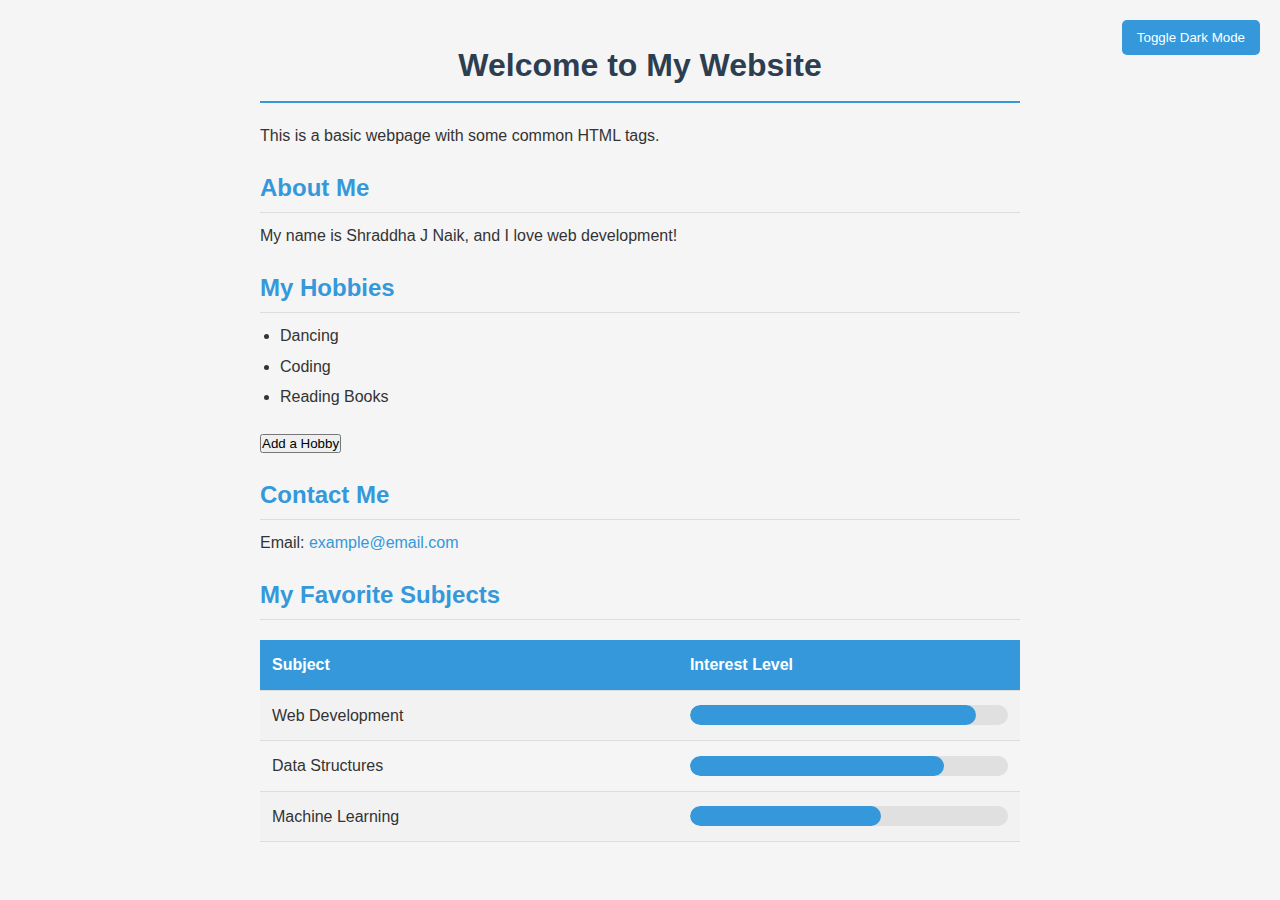
<file: index.html>
<!DOCTYPE html>
<html>
<head>
    <title>My Simple Webpage</title>
    <style>
        /* Basic CSS reset and fonts */
        * {
            margin: 0;
            padding: 0;
            box-sizing: border-box;
            font-family: 'Segoe UI', Tahoma, Geneva, Verdana, sans-serif;
        }
        
        body {
            line-height: 1.6;
            color: #333;
            padding: 20px;
            max-width: 800px;
            margin: 0 auto;
            background-color: #f5f5f5;
        }
        
        /* Header styling */
        h1 {
            color: #2c3e50;
            text-align: center;
            margin: 20px 0;
            padding-bottom: 10px;
            border-bottom: 2px solid #3498db;
        }
        
        h2 {
            color: #3498db;
            margin: 20px 0 10px;
            padding-bottom: 5px;
            border-bottom: 1px solid #ddd;
        }
        
        /* Paragraph styling */
        p {
            margin-bottom: 15px;
        }
        
        /* List styling */
        ul {
            margin-left: 20px;
            margin-bottom: 20px;
        }
        
        li {
            margin-bottom: 5px;
            transition: transform 0.2s;
        }
        
        li:hover {
            transform: translateX(10px);
            color: #3498db;
            cursor: pointer;
        }
        
        /* Link styling */
        a {
            color: #3498db;
            text-decoration: none;
            transition: color 0.3s;
        }
        
        a:hover {
            color: #2980b9;
            text-decoration: underline;
        }
        
        /* Table styling */
        table {
            width: 100%;
            border-collapse: collapse;
            margin: 20px 0;
        }
        
        th, td {
            padding: 12px;
            text-align: left;
            border-bottom: 1px solid #ddd;
        }
        
        th {
            background-color: #3498db;
            color: white;
        }
        
        tr:nth-child(even) {
            background-color: #f2f2f2;
        }
        
        tr:hover {
            background-color: #e3f2fd;
        }
        
        /* Interest level bar styling */
        .interest-bar {
            height: 20px;
            background-color: #e0e0e0;
            border-radius: 10px;
            overflow: hidden;
        }
        
        .interest-level {
            height: 100%;
            background-color: #3498db;
            border-radius: 10px;
            transition: width 1s;
        }
        
        /* Theme toggle button */
        .theme-btn {
            position: fixed;
            top: 20px;
            right: 20px;
            background-color: #3498db;
            color: white;
            border: none;
            padding: 10px 15px;
            border-radius: 5px;
            cursor: pointer;
            transition: background-color 0.3s;
        }
        
        .theme-btn:hover {
            background-color: #2980b9;
        }
        
        /* Dark theme */
        .dark-theme {
            background-color: #2c3e50;
            color: #ecf0f1;
        }
        
        .dark-theme h1 {
            color: #ecf0f1;
            border-bottom-color: #3498db;
        }
        
        .dark-theme h2 {
            color: #3498db;
            border-bottom-color: #546e7a;
        }
        
        .dark-theme a {
            color: #3498db;
        }
        
        .dark-theme tr:nth-child(even) {
            background-color: #34495e;
        }
        
        .dark-theme tr:hover {
            background-color: #445565;
        }
    </style>
</head>
<body>
    <button class="theme-btn" id="themeToggle">Toggle Dark Mode</button>
    
    <h1>Welcome to My Website</h1>
    <p>This is a basic webpage with some common HTML tags.</p>
    
    <h2>About Me</h2>
    <p>My name is Shraddha J Naik, and I love web development!</p>
    
    <h2>My Hobbies</h2>
    <ul id="hobbiesList">
        <li>Dancing</li>
        <li>Coding</li>
        <li>Reading Books</li>
    </ul>
    <button id="addHobby">Add a Hobby</button>
    
    <h2>Contact Me</h2>
    <p>Email: <a href="mailto:example@email.com">example@email.com</a></p>
    
    <h2>My Favorite Subjects</h2>
    <table>
        <tr>
            <th>Subject</th>
            <th>Interest Level</th>
        </tr>
        <tr>
            <td>Web Development</td>
            <td>
                <div class="interest-bar">
                    <div class="interest-level" style="width: 90%"></div>
                </div>
            </td>
        </tr>
        <tr>
            <td>Data Structures</td>
            <td>
                <div class="interest-bar">
                    <div class="interest-level" style="width: 80%"></div>
                </div>
            </td>
        </tr>
        <tr>
            <td>Machine Learning</td>
            <td>
                <div class="interest-bar">
                    <div class="interest-level" style="width: 60%"></div>
                </div>
            </td>
        </tr>
    </table>

    <script>
        // Theme toggle functionality
        const themeToggle = document.getElementById('themeToggle');
        
        themeToggle.addEventListener('click', function() {
            document.body.classList.toggle('dark-theme');
            if (document.body.classList.contains('dark-theme')) {
                themeToggle.textContent = 'Toggle Light Mode';
            } else {
                themeToggle.textContent = 'Toggle Dark Mode';
            }
        });
        
        // Add hobby functionality
        const addHobbyButton = document.getElementById('addHobby');
        const hobbiesList = document.getElementById('hobbiesList');
        
        addHobbyButton.addEventListener('click', function() {
            const newHobby = prompt('Enter a new hobby:');
            if (newHobby && newHobby.trim() !== '') {
                const newItem = document.createElement('li');
                newItem.textContent = newHobby;
                hobbiesList.appendChild(newItem);
                
                // Add animation for new hobby
                newItem.style.backgroundColor = '#e3f2fd';
                setTimeout(() => {
                    newItem.style.backgroundColor = 'transparent';
                }, 1000);
            }
        });
        
        // Make list items interactive
        const listItems = document.querySelectorAll('li');
        listItems.forEach(item => {
            item.addEventListener('click', function() {
                this.style.textDecoration = this.style.textDecoration === 'line-through' ? 'none' : 'line-through';
            });
        });
        
        // Animate the interest bars on page load
        document.addEventListener('DOMContentLoaded', function() {
            const interestBars = document.querySelectorAll('.interest-level');
            
            interestBars.forEach(bar => {
                const width = bar.style.width;
                bar.style.width = '0';
                
                setTimeout(() => {
                    bar.style.width = width;
                }, 300);
            });
        });
    </script>
</body>
</html>
</file>
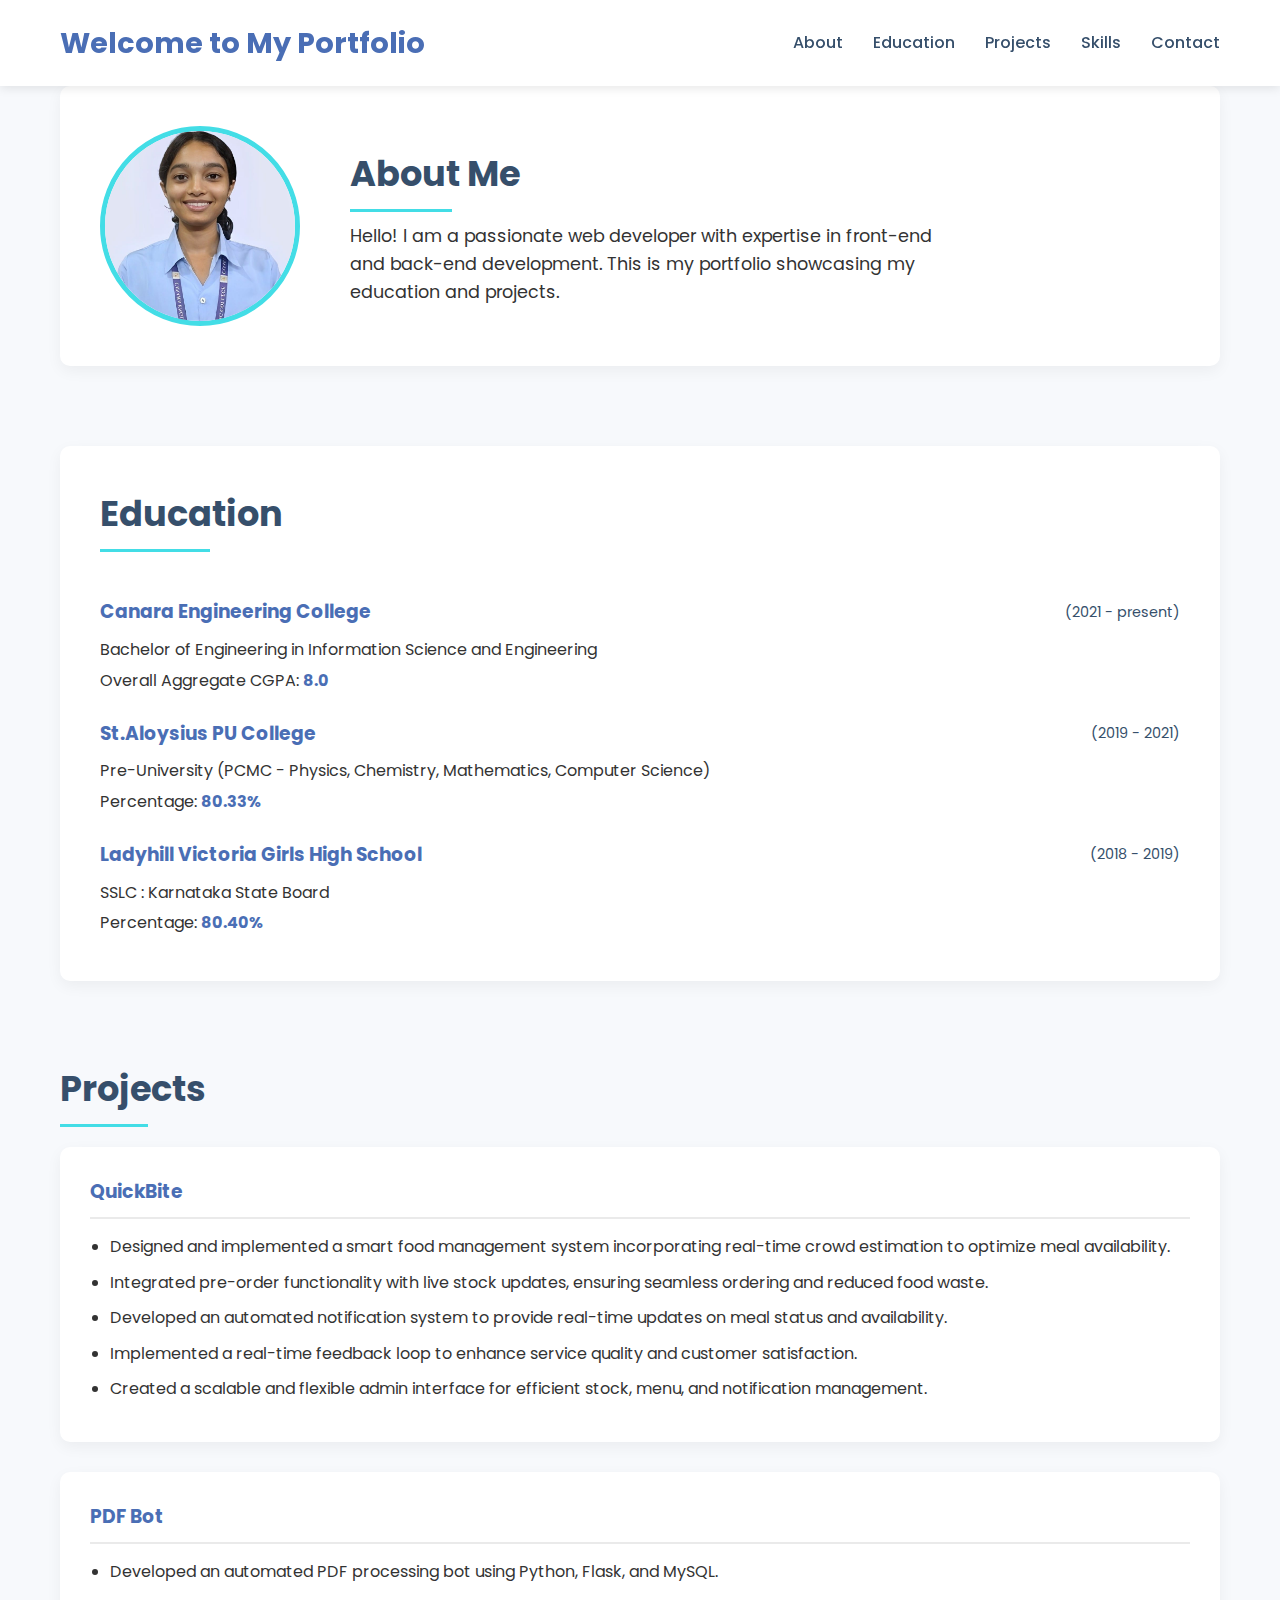
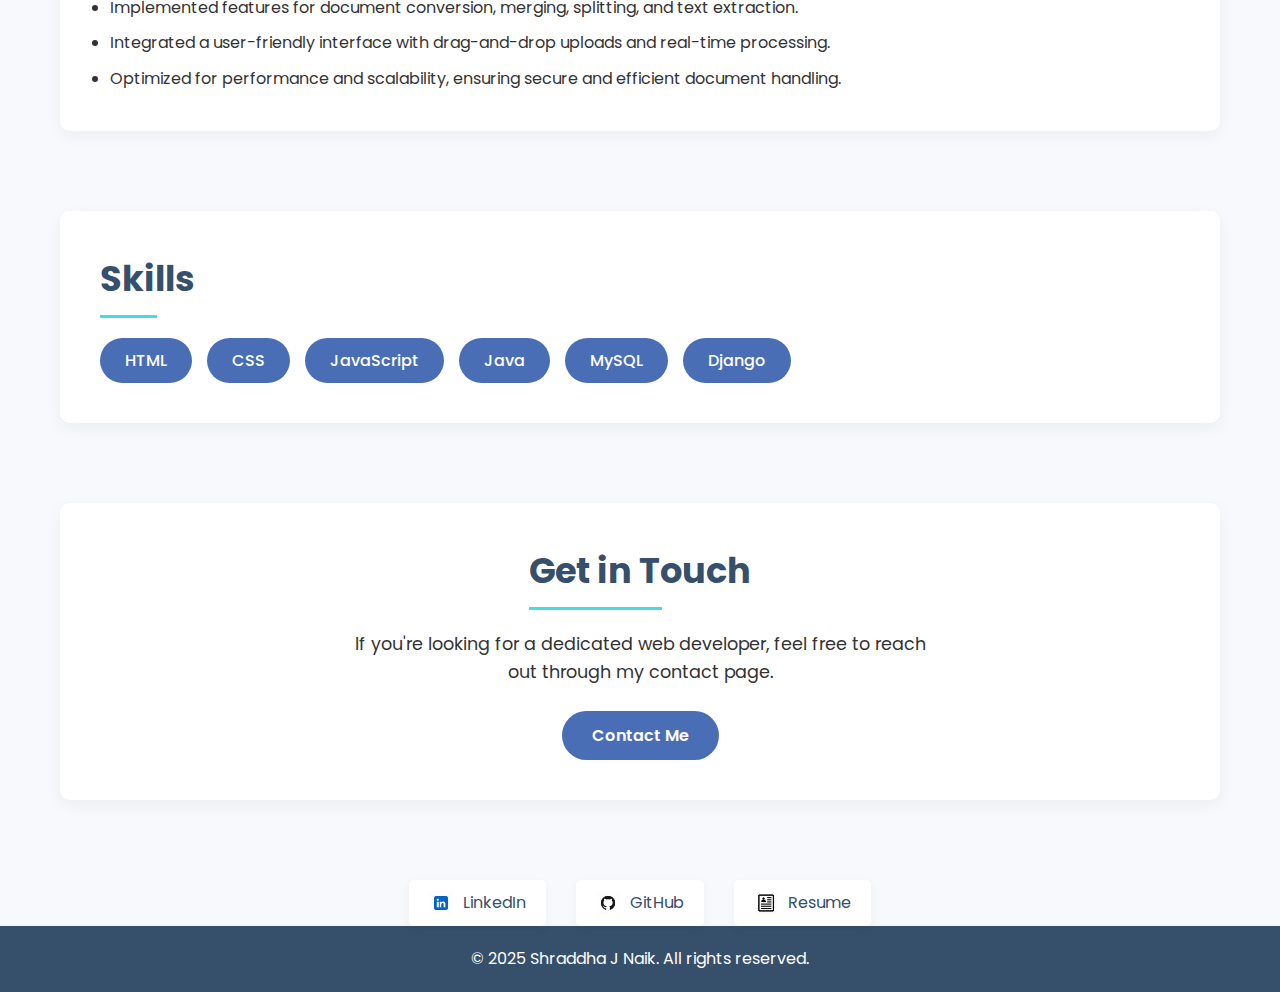
<file: portfolio/index.html>
<!DOCTYPE html>
<html lang="en">
<head>
    <meta charset="UTF-8">
    <meta name="viewport" content="width=device-width, initial-scale=1.0">
    <meta name="description" content="Personal Portfolio">
    <meta name="keywords" content="Portfolio, Web Developer, Projects, Education">
    <meta name="author" content="Shraddha J Naik">
    <title>My Portfolio</title>
    <link href="https://fonts.googleapis.com/css2?family=Poppins:wght@300;400;500;600;700&display=swap" rel="stylesheet">
    <style>
        /* Global Styles */
        * {
          margin: 0;
          padding: 0;
          box-sizing: border-box;
          font-family: 'Poppins', sans-serif;
        }
        
        :root {
          --primary-color: #4a6eb5;
          --secondary-color: #364f6b;
          --accent-color: #43dde6;
          --background-color: #f7f9fc;
          --text-color: #333;
          --light-gray: #eaeaea;
          --transition: all 0.3s ease;
        }
        
        body {
          background-color: var(--background-color);
          color: var(--text-color);
          line-height: 1.6;
        }
        
        /* Container */
        .container {
          max-width: 1200px;
          margin: 0 auto;
          padding: 0 20px;
        }
        
        /* Header and Navigation */
        header {
          background-color: white;
          box-shadow: 0 2px 10px rgba(0, 0, 0, 0.1);
          position: sticky;
          top: 0;
          z-index: 100;
          padding: 20px 0;
        }
        
        header .container {
          display: flex;
          justify-content: space-between;
          align-items: center;
        }
        
        header h1 {
          color: var(--primary-color);
          font-size: 1.8rem;
          font-weight: 700;
        }
        
        nav ul {
          display: flex;
          list-style: none;
          gap: 30px;
        }
        
        nav a {
          text-decoration: none;
          color: var(--secondary-color);
          font-weight: 500;
          transition: var(--transition);
          position: relative;
          padding-bottom: 5px;
        }
        
        nav a:hover {
          color: var(--primary-color);
        }
        
        nav a::after {
          content: '';
          position: absolute;
          bottom: 0;
          left: 0;
          width: 0;
          height: 2px;
          background-color: var(--accent-color);
          transition: var(--transition);
        }
        
        nav a:hover::after {
          width: 100%;
        }
        
        /* Main Content */
        main {
          padding: 60px 0;
        }
        
        section {
          margin-bottom: 80px;
        }
        
        /* Section Headings */
        section h2 {
          font-size: 2.2rem;
          color: var(--secondary-color);
          margin-bottom: 30px;
          position: relative;
          display: inline-block;
        }
        
        section h2::after {
          content: '';
          position: absolute;
          bottom: -10px;
          left: 0;
          width: 60%;
          height: 3px;
          background-color: var(--accent-color);
        }
        
        /* About Section */
        .intro {
          display: flex;
          align-items: center;
          gap: 50px;
          background-color: white;
          padding: 40px;
          border-radius: 10px;
          box-shadow: 0 5px 15px rgba(0, 0, 0, 0.05);
        }
        
        .profile-pic-container {
          width: 200px;
          height: 200px;
          border-radius: 50%;
          border: 5px solid var(--accent-color);
          overflow: hidden;
          background-color: #e0e0e0;
          display: flex;
          justify-content: center;
          align-items: center;
        }
        
        .profile-pic {
          width: 100%;
          height: 100%;
          object-fit: cover;
        }
        
        .profile-pic-placeholder {
          font-size: 1rem;
          color: #777;
          text-align: center;
          padding: 10px;
        }
        
        .intro h2 {
          margin-bottom: 20px;
        }
        
        .intro p {
          font-size: 1.1rem;
          max-width: 600px;
        }
        
        /* Education Section */
        .education {
          background-color: white;
          padding: 40px;
          border-radius: 10px;
          box-shadow: 0 5px 15px rgba(0, 0, 0, 0.05);
        }
        
        .education h3 {
          color: var(--primary-color);
          margin-top: 25px;
          margin-bottom: 10px;
          display: flex;
          justify-content: space-between;
          align-items: center;
        }
        
        .year {
          color: var(--secondary-color);
          font-size: 0.9rem;
          font-weight: normal;
        }
        
        .education p {
          margin-bottom: 5px;
        }
        
        .education strong {
          color: var(--primary-color);
        }
        
        /* Projects Section */
        .projects {
          display: grid;
          grid-template-columns: 1fr;
          gap: 30px;
        }
        
        .project {
          background-color: white;
          padding: 30px;
          border-radius: 10px;
          box-shadow: 0 5px 15px rgba(0, 0, 0, 0.05);
          transition: var(--transition);
        }
        
        .project:hover {
          transform: translateY(-5px);
          box-shadow: 0 10px 20px rgba(0, 0, 0, 0.1);
        }
        
        .project h3 {
          color: var(--primary-color);
          margin-bottom: 15px;
          border-bottom: 2px solid var(--light-gray);
          padding-bottom: 10px;
        }
        
        .project ul {
          margin-left: 20px;
          margin-top: 15px;
        }
        
        .project li {
          margin-bottom: 10px;
        }
        
        /* Skills Section */
        .skills {
          background-color: white;
          padding: 40px;
          border-radius: 10px;
          box-shadow: 0 5px 15px rgba(0, 0, 0, 0.05);
        }
        
        .skills ul {
          display: flex;
          flex-wrap: wrap;
          gap: 15px;
          list-style: none;
        }
        
        .skills li {
          background-color: var(--primary-color);
          color: white;
          padding: 10px 25px;
          border-radius: 30px;
          font-weight: 500;
          transition: var(--transition);
        }
        
        .skills li:hover {
          background-color: var(--secondary-color);
          transform: translateY(-3px);
        }
        
        /* Contact CTA Section */
        .contact-cta {
          background-color: white;
          padding: 40px;
          border-radius: 10px;
          box-shadow: 0 5px 15px rgba(0, 0, 0, 0.05);
          text-align: center;
        }
        
        .contact-cta p {
          margin-bottom: 25px;
          font-size: 1.1rem;
          max-width: 600px;
          margin-left: auto;
          margin-right: auto;
        }
        
        .btn {
          display: inline-block;
          background-color: var(--primary-color);
          color: white;
          padding: 12px 30px;
          border-radius: 30px;
          text-decoration: none;
          font-weight: 600;
          transition: var(--transition);
          border: none;
          cursor: pointer;
        }
        
        .btn:hover {
          background-color: var(--secondary-color);
          transform: translateY(-3px);
          box-shadow: 0 5px 10px rgba(0, 0, 0, 0.1);
        }
        
        /* Contact Page Styles */
        .contact-section {
          background-color: white;
          padding: 40px;
          border-radius: 10px;
          box-shadow: 0 5px 15px rgba(0, 0, 0, 0.05);
          margin-bottom: 40px;
        }
        
        .contact-info {
          margin-bottom: 30px;
        }
        
        .contact-info p {
          margin-bottom: 10px;
          font-size: 1.1rem;
        }
        
        /* Contact Form */
        #contact-form {
          max-width: 600px;
          margin: 0 auto;
        }
        
        .form-group {
          margin-bottom: 20px;
        }
        
        .form-group label {
          display: block;
          margin-bottom: 8px;
          font-weight: 500;
          color: var(--secondary-color);
        }
        
        .form-group input,
        .form-group textarea {
          width: 100%;
          padding: 12px;
          border: 1px solid var(--light-gray);
          border-radius: 5px;
          background-color: white;
          transition: var(--transition);
        }
        
        .form-group input:focus,
        .form-group textarea:focus {
          border-color: var(--primary-color);
          outline: none;
          box-shadow: 0 0 0 2px rgba(74, 110, 181, 0.2);
        }
        
        .form-group textarea {
          min-height: 150px;
          resize: vertical;
        }
        
        /* Quick Links */
        .quick-links {
          display: flex;
          justify-content: center;
          gap: 30px;
          margin-top: 40px;
        }
        
        .quick-links a {
          display: flex;
          align-items: center;
          color: var(--secondary-color);
          text-decoration: none;
          padding: 10px 20px;
          border-radius: 5px;
          transition: var(--transition);
          background-color: white;
          box-shadow: 0 3px 10px rgba(0, 0, 0, 0.05);
        }
        
        .quick-links a:hover {
          background-color: var(--light-gray);
          transform: translateY(-3px);
        }
        
        .quick-links img {
          width: 24px;
          margin-right: 10px;
        }
        
        .quick-links .icon-placeholder {
          width: 24px;
          height: 24px;
          background-color: #e0e0e0;
          margin-right: 10px;
          display: flex;
          justify-content: center;
          align-items: center;
          font-size: 12px;
          color: #777;
          border-radius: 3px;
        }
        
        /* Footer */
        footer {
          background-color: var(--secondary-color);
          color: white;
          padding: 20px 0;
          text-align: center;
        }
        
        /* Responsive Design */
        @media (max-width: 900px) {
          nav ul {
            gap: 15px;
          }
          
          .intro {
            flex-direction: column;
            text-align: center;
          }
          
          .intro h2::after {
            left: 50%;
            transform: translateX(-50%);
          }
          
          .project {
            padding: 20px;
          }
        }
        
        @media (max-width: 600px) {
          header .container {
            flex-direction: column;
            gap: 15px;
          }
          
          nav ul {
            flex-wrap: wrap;
            justify-content: center;
          }
          
          .profile-pic-container {
            width: 150px;
            height: 150px;
          }
          
          .quick-links {
            flex-direction: column;
            align-items: center;
          }
        }
    </style>
</head>
<body>
    <header>
        <div class="container">
            <h1>Welcome to My Portfolio</h1>
            <nav>
                <ul>
                    <li><a href="index.html#about">About</a></li>
                    <li><a href="index.html#education">Education</a></li>
                    <li><a href="index.html#projects">Projects</a></li>
                    <li><a href="index.html#skills">Skills</a></li>
                    <li><a href="contact.html">Contact</a></li>
                </ul>
            </nav>
        </div>
    </header>
    
    <main class="container">
        <!-- About Me Section -->
        <section class="intro" id="about">
            <div class="profile-pic-container">
                <!-- If the image exists, it will be displayed. Otherwise, the placeholder will show. -->
                <img src="photo.jpg" alt="Profile Picture" class="profile-pic" onerror="this.style.display='none'; this.nextElementSibling.style.display='block';">
                <div class="profile-pic-placeholder" style="display: none;">Profile Photo</div>
            </div>
            <div>
                <h2>About Me</h2>
                <p>Hello! I am a passionate web developer with expertise in front-end and back-end development. This is my portfolio showcasing my education and projects.</p>
            </div>
        </section>

        <!-- Education Section -->
        <section class="education" id="education">
            <h2>Education</h2>
            <h3>Canara Engineering College <span class="year">(2021 - present)</span></h3>
            <p>Bachelor of Engineering in Information Science and Engineering</p>
            <p>Overall Aggregate CGPA: <strong>8.0</strong></p>

            <h3>St.Aloysius PU College <span class="year">(2019 - 2021)</span></h3>
            <p>Pre-University (PCMC - Physics, Chemistry, Mathematics, Computer Science)</p>
            <p>Percentage: <strong>80.33%</strong></p>

            <h3>Ladyhill Victoria Girls High School <span class="year">(2018 - 2019)</span></h3>
            <p>SSLC : Karnataka State Board</p>
            <p>Percentage: <strong>80.40%</strong></p>
        </section>

        <!-- Projects Section -->
        <section id="projects">
            <h2>Projects</h2>
            <div class="projects">
                <div class="project">
                    <h3>QuickBite</h3>
                    <ul>
                        <li>Designed and implemented a smart food management system incorporating real-time crowd estimation to optimize meal availability.</li>
                        <li>Integrated pre-order functionality with live stock updates, ensuring seamless ordering and reduced food waste.</li>
                        <li>Developed an automated notification system to provide real-time updates on meal status and availability.</li>
                        <li>Implemented a real-time feedback loop to enhance service quality and customer satisfaction.</li>
                        <li>Created a scalable and flexible admin interface for efficient stock, menu, and notification management.</li>
                    </ul>
                </div>
                <div class="project">
                    <h3>PDF Bot</h3>
                    <ul>
                        <li>Developed an automated PDF processing bot using Python, Flask, and MySQL.</li>
                        <li>Implemented features for document conversion, merging, splitting, and text extraction.</li>
                        <li>Integrated a user-friendly interface with drag-and-drop uploads and real-time processing.</li>
                        <li>Optimized for performance and scalability, ensuring secure and efficient document handling.</li>
                    </ul>
                </div>
            </div>
        </section>

        <!-- Skills Section -->
        <section class="skills" id="skills">
            <h2>Skills</h2>
            <ul>
                <li>HTML</li>
                <li>CSS</li>
                <li>JavaScript</li>
                <li>Java</li>
                <li>MySQL</li>
                <li>Django</li>
            </ul>
        </section>

        <!-- Contact CTA Section (replacing previous contact section) -->
        <section class="contact-cta">
            <h2>Get in Touch</h2>
            <p>If you're looking for a dedicated web developer, feel free to reach out through my contact page.</p>
            <a href="contact.html" class="btn">Contact Me</a>
        </section>

        <!-- Quick Links Below Contact Section -->
        <div class="quick-links">
            <a href="https://www.linkedin.com/in/shraddha-naik-717763228" target="_blank">
                <!-- Fallback for LinkedIn icon -->
                <img src="linkedin-icon.jpeg" alt="LinkedIn" onerror="this.style.display='none'; this.nextElementSibling.style.display='flex';">
                <div class="icon-placeholder" style="display: none;">Li</div>
                LinkedIn
            </a>
            <a href="https://github.com" target="_blank">
                <!-- Fallback for GitHub icon -->
                <img src="Github-icon.jpeg" alt="GitHub" onerror="this.style.display='none'; this.nextElementSibling.style.display='flex';">
                <div class="icon-placeholder" style="display: none;">Git</div>
                GitHub
            </a>
            <a href="#" class="resume-link">
                <!-- Fallback for Resume icon -->
                <img src="resume-icon.jpeg" alt="Resume" onerror="this.style.display='none'; this.nextElementSibling.style.display='flex';">
                <div class="icon-placeholder" style="display: none;">CV</div>
                Resume
            </a>
        </div>
    </main>
    
    <footer>
        <p>&copy; 2025 Shraddha J Naik. All rights reserved.</p>
    </footer>
</body>
</html>
</file>
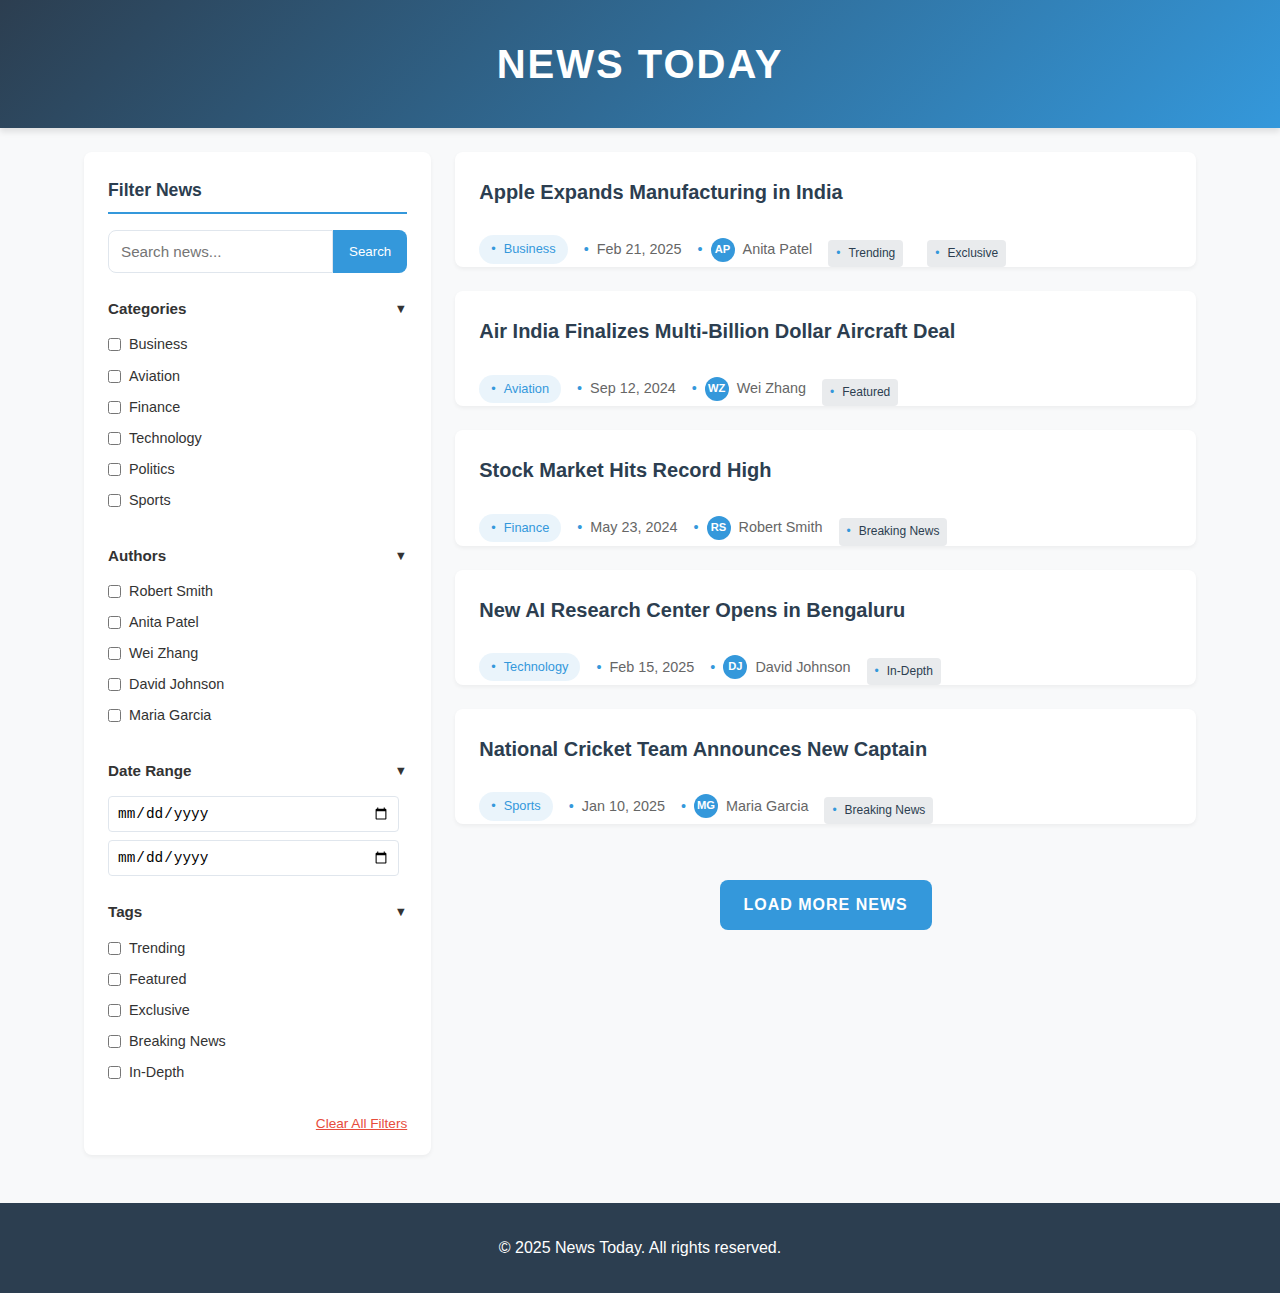
<file: News_App/index1.html>
<!DOCTYPE html>
<html lang="en">
<head>
    <meta charset="UTF-8">
    <meta name="viewport" content="width=device-width, initial-scale=1.0">
    <title>News Today</title>
    <style>
        :root {
            --primary-color: #2c3e50;
            --secondary-color: #3498db;
            --accent-color: #e74c3c;
            --text-color: #333;
            --light-gray: #f8f9fa;
            --border-color: #e0e6ed;
            --border-radius: 8px;
        }

        * {
            margin: 0;
            padding: 0;
            box-sizing: border-box;
        }

        body {
            font-family: 'Segoe UI', Tahoma, Geneva, Verdana, sans-serif;
            line-height: 1.6;
            background-color: var(--light-gray);
            color: var(--text-color);
        }

        header {
            background: linear-gradient(135deg, var(--primary-color), var(--secondary-color));
            color: white;
            padding: 2rem 0;
            margin-bottom: 1rem;
            box-shadow: 0 4px 6px rgba(0, 0, 0, 0.1);
        }

        header h1 {
            text-align: center;
            font-size: 2.5rem;
            font-weight: 700;
            text-transform: uppercase;
            letter-spacing: 2px;
        }

        .container {
            width: 90%;
            max-width: 1200px;
            margin: 0 auto;
            padding: 0 20px;
        }

        .news-grid {
            display: grid;
            grid-template-columns: 1fr 3fr;
            gap: 1.5rem;
            margin-top: 1.5rem;
        }

        .filter-sidebar {
            background: white;
            border-radius: var(--border-radius);
            box-shadow: 0 2px 4px rgba(0, 0, 0, 0.05);
            padding: 1.5rem;
        }

        .filter-title {
            font-size: 1.1rem;
            font-weight: 600;
            color: var(--primary-color);
            margin-bottom: 1rem;
            padding-bottom: 0.5rem;
            border-bottom: 2px solid var(--secondary-color);
        }

        .filter-section {
            margin-bottom: 1.5rem;
        }

        .filter-section h3 {
            font-size: 0.95rem;
            margin-bottom: 0.75rem;
            display: flex;
            justify-content: space-between;
            align-items: center;
            cursor: pointer;
        }

        .filter-section h3:after {
            content: '▼';
            font-size: 0.8rem;
            transition: transform 0.3s ease;
        }

        .filter-section h3.collapsed:after {
            transform: rotate(-90deg);
        }

        .filter-options {
            max-height: 200px;
            overflow-y: auto;
            margin-bottom: 1rem;
            padding-right: 0.5rem;
        }

        .filter-option {
            display: flex;
            align-items: center;
            margin-bottom: 0.5rem;
        }

        .filter-option input {
            margin-right: 0.5rem;
        }

        .filter-option label {
            font-size: 0.9rem;
            cursor: pointer;
        }

        .date-range {
            display: flex;
            flex-direction: column;
            gap: 0.5rem;
        }

        .date-range input {
            padding: 0.5rem;
            border: 1px solid var(--border-color);
            border-radius: 4px;
            font-size: 0.9rem;
        }

        .search-bar {
            display: flex;
            margin-bottom: 1.5rem;
        }

        .search-bar input {
            flex: 1;
            padding: 0.75rem;
            border: 1px solid var(--border-color);
            border-radius: var(--border-radius) 0 0 var(--border-radius);
            font-size: 0.95rem;
        }

        .search-bar button {
            padding: 0.75rem 1rem;
            background: var(--secondary-color);
            color: white;
            border: none;
            border-radius: 0 var(--border-radius) var(--border-radius) 0;
            cursor: pointer;
            transition: background-color 0.3s ease;
        }

        .search-bar button:hover {
            background: #2980b9;
        }

        .clear-filters {
            background: none;
            border: none;
            color: var(--accent-color);
            font-size: 0.85rem;
            text-decoration: underline;
            cursor: pointer;
            margin-top: 0.5rem;
            display: block;
            margin-left: auto;
        }

        .news-content-area {
            display: flex;
            flex-direction: column;
            gap: 1.5rem;
        }

        .news-section {
            background: white;
            border-radius: var(--border-radius);
            box-shadow: 0 2px 4px rgba(0, 0, 0, 0.05);
            transition: transform 0.2s ease, box-shadow 0.2s ease;
            overflow: hidden;
        }

        .news-section:hover {
            transform: translateY(-2px);
            box-shadow: 0 4px 8px rgba(0, 0, 0, 0.1);
        }

        .news-title {
            display: block;
            padding: 1.5rem;
            font-size: 1.25rem;
            font-weight: 600;
            color: var(--primary-color);
            cursor: pointer;
            position: relative;
            transition: background-color 0.3s ease;
        }

        .news-title:hover {
            background-color: rgba(0, 0, 0, 0.02);
        }

        .news-meta {
            padding: 0 1.5rem;
            font-size: 0.9rem;
            color: #666;
            display: flex;
            flex-wrap: wrap;
            gap: 1rem;
            align-items: center;
        }

        .meta-item {
            display: flex;
            align-items: center;
        }

        .meta-item:before {
            content: "•";
            color: var(--secondary-color);
            margin-right: 0.5rem;
        }

        .author {
            display: flex;
            align-items: center;
        }

        .author-image {
            width: 24px;
            height: 24px;
            border-radius: 50%;
            margin-right: 0.5rem;
            background-color: var(--secondary-color);
            color: white;
            display: flex;
            align-items: center;
            justify-content: center;
            font-size: 0.7rem;
            font-weight: bold;
        }

        .news-content {
            padding: 1.5rem;
            border-top: 1px solid #eee;
            font-size: 1rem;
            line-height: 1.8;
        }

        .news-section input {
            display: none;
        }

        .news-section input:checked + .news-content {
            display: block;
        }

        .news-content {
            display: none;
        }

        .read-more {
            display: inline-block;
            padding: 0.75rem 1.5rem;
            background: var(--secondary-color);
            color: white;
            text-decoration: none;
            border-radius: var(--border-radius);
            font-weight: 600;
            text-transform: uppercase;
            letter-spacing: 1px;
            transition: background-color 0.3s ease;
        }

        .read-more:hover {
            background: #2980b9;
        }

        .button-container {
            text-align: center;
            margin: 2rem 0;
        }

        .category-badge {
            display: inline-block;
            padding: 0.25rem 0.75rem;
            background-color: rgba(52, 152, 219, 0.1);
            color: var(--secondary-color);
            border-radius: 20px;
            font-size: 0.8rem;
            font-weight: 500;
        }

        .tag-badge {
            display: inline-block;
            padding: 0.25rem 0.5rem;
            background-color: rgba(44, 62, 80, 0.1);
            color: var(--primary-color);
            border-radius: 4px;
            font-size: 0.75rem;
            margin-right: 0.5rem;
            margin-top: 0.5rem;
        }

        .mobile-filter-toggle {
            display: none;
            width: 100%;
            padding: 0.75rem;
            background: var(--secondary-color);
            color: white;
            border: none;
            border-radius: var(--border-radius);
            font-weight: 500;
            text-align: center;
            cursor: pointer;
            margin-bottom: 1rem;
        }

        footer {
            background: var(--primary-color);
            color: white;
            text-align: center;
            padding: 2rem 0;
            margin-top: 3rem;
        }

        @media (max-width: 900px) {
            .news-grid {
                grid-template-columns: 1fr;
            }

            .mobile-filter-toggle {
                display: block;
            }

            .filter-sidebar {
                display: none;
            }

            .filter-sidebar.active {
                display: block;
            }
        }

        @media (max-width: 768px) {
            header h1 {
                font-size: 2rem;
            }

            .container {
                width: 95%;
                padding: 0 10px;
            }

            .news-title {
                font-size: 1.1rem;
                padding: 1rem;
            }

            .news-content {
                padding: 1rem;
            }
        }
    </style>
    <script>
        document.addEventListener('DOMContentLoaded', function() {
            // Toggle filter sidebar on mobile
            const filterToggleBtn = document.getElementById('filter-toggle');
            const filterSidebar = document.getElementById('filter-sidebar');
            
            if (filterToggleBtn) {
                filterToggleBtn.addEventListener('click', function() {
                    filterSidebar.classList.toggle('active');
                    filterToggleBtn.textContent = filterSidebar.classList.contains('active') 
                        ? 'Hide Filters' 
                        : 'Show Filters';
                });
            }
            
            // Toggle collapsible sections
            const filterHeaders = document.querySelectorAll('.filter-section h3');
            filterHeaders.forEach(header => {
                header.addEventListener('click', function() {
                    this.classList.toggle('collapsed');
                    const options = this.nextElementSibling;
                    options.style.display = options.style.display === 'none' ? 'block' : 'none';
                });
            });
            
            // Clear all filters
            const clearBtn = document.getElementById('clear-filters');
            if (clearBtn) {
                clearBtn.addEventListener('click', function() {
                    const checkboxes = document.querySelectorAll('.filter-option input[type="checkbox"]');
                    checkboxes.forEach(checkbox => checkbox.checked = false);
                    
                    const dateInputs = document.querySelectorAll('.date-range input');
                    dateInputs.forEach(input => input.value = '');
                    
                    document.getElementById('search-input').value = '';
                });
            }
        });
    </script>
</head>
<body>
    <header>
        <h1>News Today</h1>
    </header>
    
    <div class="container">
        <button id="filter-toggle" class="mobile-filter-toggle">Show Filters</button>
        
        <div class="news-grid">
            <div id="filter-sidebar" class="filter-sidebar">
                <h2 class="filter-title">Filter News</h2>
                
                <div class="search-bar">
                    <input type="text" id="search-input" placeholder="Search news...">
                    <button type="button">Search</button>
                </div>
                
                <div class="filter-section">
                    <h3>Categories</h3>
                    <div class="filter-options">
                        <div class="filter-option">
                            <input type="checkbox" id="cat-business" value="business">
                            <label for="cat-business">Business</label>
                        </div>
                        <div class="filter-option">
                            <input type="checkbox" id="cat-aviation" value="aviation">
                            <label for="cat-aviation">Aviation</label>
                        </div>
                        <div class="filter-option">
                            <input type="checkbox" id="cat-finance" value="finance">
                            <label for="cat-finance">Finance</label>
                        </div>
                        <div class="filter-option">
                            <input type="checkbox" id="cat-technology" value="technology">
                            <label for="cat-technology">Technology</label>
                        </div>
                        <div class="filter-option">
                            <input type="checkbox" id="cat-politics" value="politics">
                            <label for="cat-politics">Politics</label>
                        </div>
                        <div class="filter-option">
                            <input type="checkbox" id="cat-sports" value="sports">
                            <label for="cat-sports">Sports</label>
                        </div>
                    </div>
                </div>
                
                <div class="filter-section">
                    <h3>Authors</h3>
                    <div class="filter-options">
                        <div class="filter-option">
                            <input type="checkbox" id="author-smith" value="smith">
                            <label for="author-smith">Robert Smith</label>
                        </div>
                        <div class="filter-option">
                            <input type="checkbox" id="author-patel" value="patel">
                            <label for="author-patel">Anita Patel</label>
                        </div>
                        <div class="filter-option">
                            <input type="checkbox" id="author-zhang" value="zhang">
                            <label for="author-zhang">Wei Zhang</label>
                        </div>
                        <div class="filter-option">
                            <input type="checkbox" id="author-johnson" value="johnson">
                            <label for="author-johnson">David Johnson</label>
                        </div>
                        <div class="filter-option">
                            <input type="checkbox" id="author-garcia" value="garcia">
                            <label for="author-garcia">Maria Garcia</label>
                        </div>
                    </div>
                </div>
                
                <div class="filter-section">
                    <h3>Date Range</h3>
                    <div class="filter-options">
                        <div class="date-range">
                            <input type="date" id="date-from" placeholder="From">
                            <input type="date" id="date-to" placeholder="To">
                        </div>
                    </div>
                </div>
                
                <div class="filter-section">
                    <h3>Tags</h3>
                    <div class="filter-options">
                        <div class="filter-option">
                            <input type="checkbox" id="tag-trending" value="trending">
                            <label for="tag-trending">Trending</label>
                        </div>
                        <div class="filter-option">
                            <input type="checkbox" id="tag-featured" value="featured">
                            <label for="tag-featured">Featured</label>
                        </div>
                        <div class="filter-option">
                            <input type="checkbox" id="tag-exclusive" value="exclusive">
                            <label for="tag-exclusive">Exclusive</label>
                        </div>
                        <div class="filter-option">
                            <input type="checkbox" id="tag-breaking" value="breaking">
                            <label for="tag-breaking">Breaking News</label>
                        </div>
                        <div class="filter-option">
                            <input type="checkbox" id="tag-indepth" value="indepth">
                            <label for="tag-indepth">In-Depth</label>
                        </div>
                    </div>
                </div>
                
                <button id="clear-filters" class="clear-filters">Clear All Filters</button>
            </div>
            
            <div class="news-content-area">
                <div class="news-section">
                    <label for="news1" class="news-title">Apple Expands Manufacturing in India</label>
                    <div class="news-meta">
                        <span class="meta-item category-badge">Business</span>
                        <span class="meta-item">Feb 21, 2025</span>
                        <span class="meta-item author">
                            <span class="author-image">AP</span>
                            <span>Anita Patel</span>
                        </span>
                        <span class="meta-item tag-badge">Trending</span>
                        <span class="meta-item tag-badge">Exclusive</span>
                    </div>
                    <input type="radio" id="news1" name="news">
                    <div class="news-content">
                        <p>Apple is increasing its production in India as part of its "Make in India" initiative, sources familiar with the matter revealed to News Today. This strategic move follows successful trial manufacturing of iPhone models at the Foxconn facility near Chennai.</p>
                        <p>The tech giant plans to shift approximately 25% of its global iPhone production to India by 2027, marking a significant change in its manufacturing strategy that has historically been centered in China.</p>
                        <p>"This expansion represents a vote of confidence in India's manufacturing capabilities," said industry analyst Rajiv Sharma. "It will create thousands of jobs and potentially lower costs for Indian consumers."</p>
                        <p>The company has also been in talks with the Indian government regarding export incentives and reduced import duties on components, according to officials who requested anonymity due to the sensitive nature of ongoing negotiations.</p>
                        <a href="#" class="read-more">Read Full Article</a>
                    </div>
                </div>

                <div class="news-section">
                    <label for="news2" class="news-title">Air India Finalizes Multi-Billion Dollar Aircraft Deal</label>
                    <div class="news-meta">
                        <span class="meta-item category-badge">Aviation</span>
                        <span class="meta-item">Sep 12, 2024</span>
                        <span class="meta-item author">
                            <span class="author-image">WZ</span>
                            <span>Wei Zhang</span>
                        </span>
                        <span class="meta-item tag-badge">Featured</span>
                    </div>
                    <input type="radio" id="news2" name="news">
                    <div class="news-content">
                        <p>Air India has signed agreements to expand its fleet with new Boeing and Airbus aircraft in a deal valued at over $70 billion. The airline has committed to purchasing 220 Boeing aircraft and 250 Airbus aircraft over the next decade.</p>
                        <p>This historic order includes a mix of narrow-body and wide-body aircraft to modernize the carrier's aging fleet and support its ambitious international expansion plans under the Tata Group's ownership.</p>
                        <p>"This order positions Air India for long-term growth and sustainability," said the airline's CEO in a press conference. "We're transforming our fleet to provide world-class comfort and efficiency for our passengers."</p>
                        <p>The first deliveries are expected to begin in early 2026, with the new aircraft featuring state-of-the-art cabin interiors and enhanced fuel efficiency.</p>
                        <a href="#" class="read-more">Read Full Article</a>
                    </div>
                </div>

                <div class="news-section">
                    <label for="news3" class="news-title">Stock Market Hits Record High</label>
                    <div class="news-meta">
                        <span class="meta-item category-badge">Finance</span>
                        <span class="meta-item">May 23, 2024</span>
                        <span class="meta-item author">
                            <span class="author-image">RS</span>
                            <span>Robert Smith</span>
                        </span>
                        <span class="meta-item tag-badge">Breaking News</span>
                    </div>
                    <input type="radio" id="news3" name="news">
                    <div class="news-content">
                        <p>The stock market reached a new all-time high today, with the Sensex surging past 90,000 points for the first time in history. This milestone comes amid strong economic growth projections and better-than-expected corporate earnings reports.</p>
                        <p>Technology and banking sectors led the rally, with several blue-chip stocks hitting their own record highs. Foreign institutional investors have pumped in over $3 billion in the past month alone.</p>
                        <p>"We're seeing unprecedented investor confidence," said market expert Sanjay Mehta. "The combination of strong domestic consumption, government infrastructure spending, and global investment inflows has created perfect conditions for this bull run."</p>
                        <p>However, some analysts caution that valuations are becoming stretched and advise investors to remain selective in their investment approach.</p>
                        <a href="#" class="read-more">Read Full Article</a>
                    </div>
                </div>

                <div class="news-section">
                    <label for="news4" class="news-title">New AI Research Center Opens in Bengaluru</label>
                    <div class="news-meta">
                        <span class="meta-item category-badge">Technology</span>
                        <span class="meta-item">Feb 15, 2025</span>
                        <span class="meta-item author">
                            <span class="author-image">DJ</span>
                            <span>David Johnson</span>
                        </span>
                        <span class="meta-item tag-badge">In-Depth</span>
                    </div>
                    <input type="radio" id="news4" name="news">
                    <div class="news-content">
                        <p>A state-of-the-art artificial intelligence research center has been inaugurated in Bengaluru's technology corridor. The facility, established through a public-private partnership, aims to position India as a global leader in AI innovation.</p>
                        <p>The center will host over 200 researchers and focus on developing AI solutions for healthcare, agriculture, and climate change mitigation. It features advanced computing infrastructure including quantum processing capabilities.</p>
                        <p>"This center represents our commitment to building indigenous AI capabilities," said the Minister of Electronics and IT at the opening ceremony. "We expect breakthrough innovations that will address India's unique challenges."</p>
                        <p>The facility will also collaborate with leading universities and offer residency programs for promising AI researchers from across the country.</p>
                        <a href="#" class="read-more">Read Full Article</a>
                    </div>
                </div>

                <div class="news-section">
                    <label for="news5" class="news-title">National Cricket Team Announces New Captain</label>
                    <div class="news-meta">
                        <span class="meta-item category-badge">Sports</span>
                        <span class="meta-item">Jan 10, 2025</span>
                        <span class="meta-item author">
                            <span class="author-image">MG</span>
                            <span>Maria Garcia</span>
                        </span>
                        <span class="meta-item tag-badge">Breaking News</span>
                    </div>
                    <input type="radio" id="news5" name="news">
                    <div class="news-content">
                        <p>The national cricket board has appointed a new captain to lead the men's team across all formats. This decision comes after the previous captain's announcement to step down to focus on his batting.</p>
                        <p>The new captain, who has been vice-captain for the past three years, expressed his excitement about taking on this new responsibility. "It's an honor to lead this talented group of players," he said during the press conference.</p>
                        <p>His first assignment will be the upcoming three-match Test series against Australia, followed by the World Test Championship final if the team qualifies.</p>
                        <p>Cricket analysts have generally welcomed the appointment, citing his tactical acumen and respectful relationship with teammates as positive factors for his captaincy.</p>
                        <a href="#" class="read-more">Read Full Article</a>
                    </div>
                </div>

                <div class="button-container">
                    <a href="reg.html" class="read-more">Load More News</a>
                </div>
            </div>
        </div>
    </div>

    <footer>
        <p>&copy; 2025 News Today. All rights reserved.</p>
    </footer>
</body>
</html>
</file>
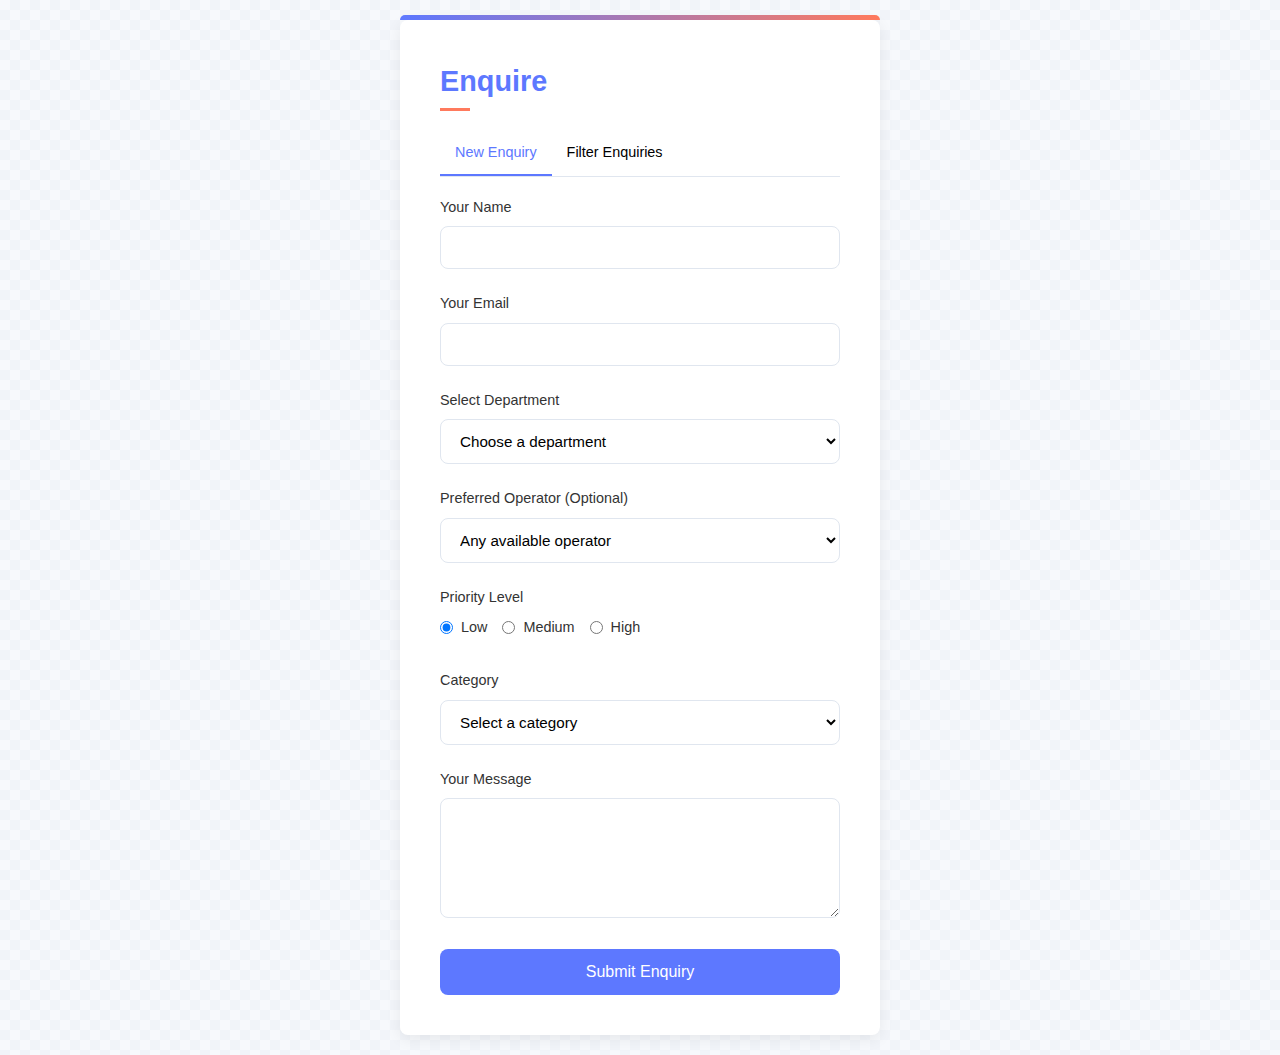
<file: News_App/reg.html>
<!DOCTYPE html>
<html lang="en">
<head>
    <meta charset="UTF-8">
    <meta name="viewport" content="width=device-width, initial-scale=1.0">
    <title>Enquire</title>
    <style>
        /* Simple with Creative Touches */
        :root {
            --primary-color: #5d78ff;
            --accent-color: #ff7a5d;
            --text-color: #333333;
            --light-gray: #f7f9fc;
            --border-color: #e0e6ef;
            --border-radius: 8px;
            --box-shadow: 0 4px 15px rgba(0, 0, 0, 0.07);
            --transition: all 0.3s ease;
        }

        * {
            margin: 0;
            padding: 0;
            box-sizing: border-box;
        }

        body {
            font-family: 'Segoe UI', Tahoma, Geneva, Verdana, sans-serif;
            background-color: var(--light-gray);
            min-height: 100vh;
            display: flex;
            justify-content: center;
            align-items: center;
            padding: 20px;
            line-height: 1.5;
            background-image: 
                linear-gradient(45deg, #f1f4f9 25%, transparent 25%), 
                linear-gradient(-45deg, #f1f4f9 25%, transparent 25%), 
                linear-gradient(45deg, transparent 75%, #f1f4f9 75%), 
                linear-gradient(-45deg, transparent 75%, #f1f4f9 75%);
            background-size: 20px 20px;
            background-position: 0 0, 0 10px, 10px -10px, -10px 0px;
        }

        .container {
            background: white;
            padding: 2.5rem;
            border-radius: var(--border-radius);
            box-shadow: var(--box-shadow);
            width: 100%;
            max-width: 480px;
            position: relative;
        }

        .container::before {
            content: '';
            position: absolute;
            top: -5px;
            left: 0;
            right: 0;
            height: 5px;
            background: linear-gradient(to right, var(--primary-color), var(--accent-color));
            border-radius: var(--border-radius) var(--border-radius) 0 0;
        }

        h2 {
            color: var(--primary-color);
            margin-bottom: 1.8rem;
            font-size: 1.8rem;
            font-weight: 600;
            position: relative;
            display: inline-block;
        }

        h2::after {
            content: '';
            position: absolute;
            left: 0;
            bottom: -8px;
            width: 30px;
            height: 3px;
            background-color: var(--accent-color);
        }

        .form-group {
            margin-bottom: 1.5rem;
            position: relative;
        }

        /* Creative input style */
        .input-container {
            position: relative;
        }

        input, textarea, select {
            width: 100%;
            padding: 12px 15px;
            border: 1px solid var(--border-color);
            border-radius: var(--border-radius);
            font-size: 0.95rem;
            transition: var(--transition);
            background: white;
        }

        label {
            display: block;
            margin-bottom: 0.5rem;
            color: var(--text-color);
            font-size: 0.9rem;
            font-weight: 500;
        }

        input:focus, textarea:focus, select:focus {
            outline: none;
            border-color: var(--primary-color);
            box-shadow: 0 0 0 3px rgba(93, 120, 255, 0.1);
        }

        textarea {
            resize: vertical;
            min-height: 120px;
        }

        button {
            width: 100%;
            padding: 14px;
            background: var(--primary-color);
            color: white;
            border: none;
            border-radius: var(--border-radius);
            font-size: 1rem;
            font-weight: 500;
            cursor: pointer;
            transition: var(--transition);
            position: relative;
            overflow: hidden;
        }

        button::after {
            content: '';
            position: absolute;
            width: 100%;
            height: 100%;
            top: 0;
            left: -100%;
            background: linear-gradient(90deg, 
                            rgba(255,255,255,0) 0%, 
                            rgba(255,255,255,0.2) 50%, 
                            rgba(255,255,255,0) 100%);
            transition: all 0.8s;
        }

        button:hover {
            background: #4a65dd;
        }

        button:hover::after {
            left: 100%;
        }

        /* Focus indicator */
        .form-group::after {
            content: '';
            position: absolute;
            bottom: 0;
            left: 50%;
            width: 0;
            height: 2px;
            background: var(--accent-color);
            transition: width 0.3s ease, left 0.3s ease;
        }

        .form-group:focus-within::after {
            width: 100%;
            left: 0;
        }

        /* Radio buttons styling */
        .radio-group {
            display: flex;
            flex-wrap: wrap;
            gap: 15px;
            margin-top: 8px;
        }

        .radio-option {
            display: flex;
            align-items: center;
            cursor: pointer;
        }

        .radio-option input[type="radio"] {
            width: auto;
            margin-right: 8px;
        }

        /* Checkbox styling */
        .checkbox-group {
            display: grid;
            grid-template-columns: repeat(2, 1fr);
            gap: 10px;
            margin-top: 8px;
        }

        .checkbox-option {
            display: flex;
            align-items: center;
            cursor: pointer;
        }

        .checkbox-option input[type="checkbox"] {
            width: auto;
            margin-right: 8px;
        }

        /* Tabs for filters */
        .tabs {
            display: flex;
            border-bottom: 1px solid var(--border-color);
            margin-bottom: 20px;
        }

        .tab {
            padding: 10px 15px;
            cursor: pointer;
            border-bottom: 2px solid transparent;
            transition: var(--transition);
            font-weight: 500;
            font-size: 0.9rem;
        }

        .tab:hover {
            color: var(--primary-color);
        }

        .tab.active {
            color: var(--primary-color);
            border-bottom-color: var(--primary-color);
        }

        /* Filter section */
        .filter-section {
            margin-bottom: 20px;
            padding-bottom: 15px;
            border-bottom: 1px dashed var(--border-color);
        }

        .filter-header {
            display: flex;
            justify-content: space-between;
            align-items: center;
            margin-bottom: 15px;
        }

        .filter-title {
            font-size: 1.1rem;
            font-weight: 500;
            color: var(--primary-color);
        }

        .clear-filters {
            font-size: 0.85rem;
            color: var(--accent-color);
            cursor: pointer;
            text-decoration: none;
        }

        .clear-filters:hover {
            text-decoration: underline;
        }

        .filter-toggle {
            font-size: 0.85rem;
            color: var(--primary-color);
            cursor: pointer;
            margin-bottom: 10px;
            display: flex;
            align-items: center;
        }

        .toggle-icon {
            transition: transform 0.3s ease;
            display: inline-block;
            margin-left: 5px;
        }

        .toggle-icon.open {
            transform: rotate(180deg);
        }

        .filter-options {
            margin-top: 10px;
        }

        /* Simple responsive adjustments */
        @media (max-width: 480px) {
            .container {
                padding: 1.8rem;
            }
            
            .radio-group, .checkbox-group {
                flex-direction: column;
                gap: 10px;
            }
            
            .checkbox-group {
                grid-template-columns: 1fr;
            }

            .filters-panel {
                max-height: 300px;
                overflow-y: auto;
            }
        }
        
        /* Toggle sections */
        .filters-panel {
            display: none;
        }
        
        .filters-panel.active {
            display: block;
        }
        
        .form-panel {
            display: none;
        }
        
        .form-panel.active {
            display: block;
        }
    </style>
    <script>
        document.addEventListener('DOMContentLoaded', function() {
            // Tab switching functionality
            const tabs = document.querySelectorAll('.tab');
            const formPanel = document.querySelector('.form-panel');
            const filtersPanel = document.querySelector('.filters-panel');
            
            tabs.forEach(tab => {
                tab.addEventListener('click', function() {
                    // Remove active class from all tabs
                    tabs.forEach(t => t.classList.remove('active'));
                    
                    // Add active class to clicked tab
                    this.classList.add('active');
                    
                    // Show corresponding panel
                    if (this.getAttribute('data-tab') === 'form') {
                        formPanel.classList.add('active');
                        filtersPanel.classList.remove('active');
                    } else {
                        formPanel.classList.remove('active');
                        filtersPanel.classList.add('active');
                    }
                });
            });
            
            // Set Form tab as active by default
            document.querySelector('[data-tab="form"]').click();
            
            // Filter toggle functionality
            document.querySelectorAll('.filter-toggle').forEach(toggle => {
                toggle.addEventListener('click', function() {
                    const options = this.nextElementSibling;
                    const icon = this.querySelector('.toggle-icon');
                    
                    if (options.style.display === 'none' || !options.style.display) {
                        options.style.display = 'block';
                        icon.classList.add('open');
                    } else {
                        options.style.display = 'none';
                        icon.classList.remove('open');
                    }
                });
            });
            
            // Clear filters functionality
            document.querySelector('.clear-filters').addEventListener('click', function(e) {
                e.preventDefault();
                
                // Reset all checkboxes
                document.querySelectorAll('input[type="checkbox"]').forEach(checkbox => {
                    checkbox.checked = false;
                });
                
                // Reset date inputs
                document.querySelectorAll('input[type="date"]').forEach(date => {
                    date.value = '';
                });
                
                // Reset text search
                document.getElementById('search-query').value = '';
            });
        });
    </script>
</head>
<body>
    <div class="container">
        <h2>Enquire</h2>
        
        <div class="tabs">
            <div class="tab active" data-tab="form">New Enquiry</div>
            <div class="tab" data-tab="filters">Filter Enquiries</div>
        </div>
        
        <!-- Form Panel -->
        <div class="form-panel active">
            <form action="index1.html" method="get">
                <div class="form-group">
                    <label for="name">Your Name</label>
                    <div class="input-container">
                        <input type="text" id="name" name="name" required>
                    </div>
                </div>
                <div class="form-group">
                    <label for="email">Your Email</label>
                    <div class="input-container">
                        <input type="email" id="email" name="email" required>
                    </div>
                </div>
                <div class="form-group">
                    <label for="department">Select Department</label>
                    <div class="input-container">
                        <select id="department" name="department" required>
                            <option value="" disabled selected>Choose a department</option>
                            <option value="sales">Sales</option>
                            <option value="support">Technical Support</option>
                            <option value="billing">Billing</option>
                            <option value="general">General Inquiry</option>
                        </select>
                    </div>
                </div>
                <div class="form-group">
                    <label for="operator">Preferred Operator (Optional)</label>
                    <div class="input-container">
                        <select id="operator" name="operator">
                            <option value="" selected>Any available operator</option>
                            <option value="john">John Smith</option>
                            <option value="sarah">Sarah Johnson</option>
                            <option value="mike">Mike Thompson</option>
                            <option value="laura">Laura Wilson</option>
                        </select>
                    </div>
                </div>
                <div class="form-group">
                    <label>Priority Level</label>
                    <div class="radio-group">
                        <label class="radio-option">
                            <input type="radio" id="priority-low" name="priority" value="low" checked>
                            Low
                        </label>
                        <label class="radio-option">
                            <input type="radio" id="priority-medium" name="priority" value="medium">
                            Medium
                        </label>
                        <label class="radio-option">
                            <input type="radio" id="priority-high" name="priority" value="high">
                            High
                        </label>
                    </div>
                </div>
                <div class="form-group">
                    <label for="category">Category</label>
                    <div class="input-container">
                        <select id="category" name="category">
                            <option value="" selected>Select a category</option>
                            <option value="question">Question</option>
                            <option value="feedback">Feedback</option>
                            <option value="issue">Technical Issue</option>
                            <option value="billing">Billing Issue</option>
                            <option value="other">Other</option>
                        </select>
                    </div>
                </div>
                <div class="form-group">
                    <label for="message">Your Message</label>
                    <div class="input-container">
                        <textarea id="message" name="message" rows="4" required></textarea>
                    </div>
                </div>
                <button type="submit">Submit Enquiry</button>
            </form>
        </div>
        
        <!-- Filters Panel -->
        <div class="filters-panel">
            <div class="filter-section">
                <div class="filter-header">
                    <span class="filter-title">Enquiry Filters</span>
                    <a href="#" class="clear-filters">Clear All</a>
                </div>
                
                <div class="form-group">
                    <label for="search-query">Search Enquiries</label>
                    <div class="input-container">
                        <input type="text" id="search-query" name="search" placeholder="Search by keyword or ID...">
                    </div>
                </div>
                
                <div class="filter-toggle">
                    Date Range <span class="toggle-icon">▼</span>
                </div>
                <div class="filter-options" style="display: none;">
                    <div class="form-group">
                        <label for="date-from">From</label>
                        <div class="input-container">
                            <input type="date" id="date-from" name="date_from">
                        </div>
                    </div>
                    <div class="form-group">
                        <label for="date-to">To</label>
                        <div class="input-container">
                            <input type="date" id="date-to" name="date_to">
                        </div>
                    </div>
                </div>
                
                <div class="filter-toggle">
                    Department <span class="toggle-icon">▼</span>
                </div>
                <div class="filter-options" style="display: none;">
                    <div class="checkbox-group">
                        <label class="checkbox-option">
                            <input type="checkbox" name="filter_dept[]" value="sales">
                            Sales
                        </label>
                        <label class="checkbox-option">
                            <input type="checkbox" name="filter_dept[]" value="support">
                            Technical Support
                        </label>
                        <label class="checkbox-option">
                            <input type="checkbox" name="filter_dept[]" value="billing">
                            Billing
                        </label>
                        <label class="checkbox-option">
                            <input type="checkbox" name="filter_dept[]" value="general">
                            General Inquiry
                        </label>
                    </div>
                </div>
                
                <div class="filter-toggle">
                    Operators <span class="toggle-icon">▼</span>
                </div>
                <div class="filter-options" style="display: none;">
                    <div class="checkbox-group">
                        <label class="checkbox-option">
                            <input type="checkbox" name="filter_operator[]" value="john">
                            John Smith
                        </label>
                        <label class="checkbox-option">
                            <input type="checkbox" name="filter_operator[]" value="sarah">
                            Sarah Johnson
                        </label>
                        <label class="checkbox-option">
                            <input type="checkbox" name="filter_operator[]" value="mike">
                            Mike Thompson
                        </label>
                        <label class="checkbox-option">
                            <input type="checkbox" name="filter_operator[]" value="laura">
                            Laura Wilson
                        </label>
                    </div>
                </div>
                
                <div class="filter-toggle">
                    Status <span class="toggle-icon">▼</span>
                </div>
                <div class="filter-options" style="display: none;">
                    <div class="checkbox-group">
                        <label class="checkbox-option">
                            <input type="checkbox" name="filter_status[]" value="new">
                            New
                        </label>
                        <label class="checkbox-option">
                            <input type="checkbox" name="filter_status[]" value="in_progress">
                            In Progress
                        </label>
                        <label class="checkbox-option">
                            <input type="checkbox" name="filter_status[]" value="pending">
                            Pending User Response
                        </label>
                        <label class="checkbox-option">
                            <input type="checkbox" name="filter_status[]" value="resolved">
                            Resolved
                        </label>
                        <label class="checkbox-option">
                            <input type="checkbox" name="filter_status[]" value="closed">
                            Closed
                        </label>
                    </div>
                </div>
                
                <div class="filter-toggle">
                    Priority <span class="toggle-icon">▼</span>
                </div>
                <div class="filter-options" style="display: none;">
                    <div class="checkbox-group">
                        <label class="checkbox-option">
                            <input type="checkbox" name="filter_priority[]" value="high">
                            High
                        </label>
                        <label class="checkbox-option">
                            <input type="checkbox" name="filter_priority[]" value="medium">
                            Medium
                        </label>
                        <label class="checkbox-option">
                            <input type="checkbox" name="filter_priority[]" value="low">
                            Low
                        </label>
                    </div>
                </div>
                
                <div class="filter-toggle">
                    Category <span class="toggle-icon">▼</span>
                </div>
                <div class="filter-options" style="display: none;">
                    <div class="checkbox-group">
                        <label class="checkbox-option">
                            <input type="checkbox" name="filter_category[]" value="question">
                            Question
                        </label>
                        <label class="checkbox-option">
                            <input type="checkbox" name="filter_category[]" value="feedback">
                            Feedback
                        </label>
                        <label class="checkbox-option">
                            <input type="checkbox" name="filter_category[]" value="issue">
                            Technical Issue
                        </label>
                        <label class="checkbox-option">
                            <input type="checkbox" name="filter_category[]" value="billing">
                            Billing Issue
                        </label>
                        <label class="checkbox-option">
                            <input type="checkbox" name="filter_category[]" value="other">
                            Other
                        </label>
                    </div>
                </div>
                
                <button type="submit">Apply Filters</button>
            </div>
        </div>
    </div>
</body>
</html>
</file>
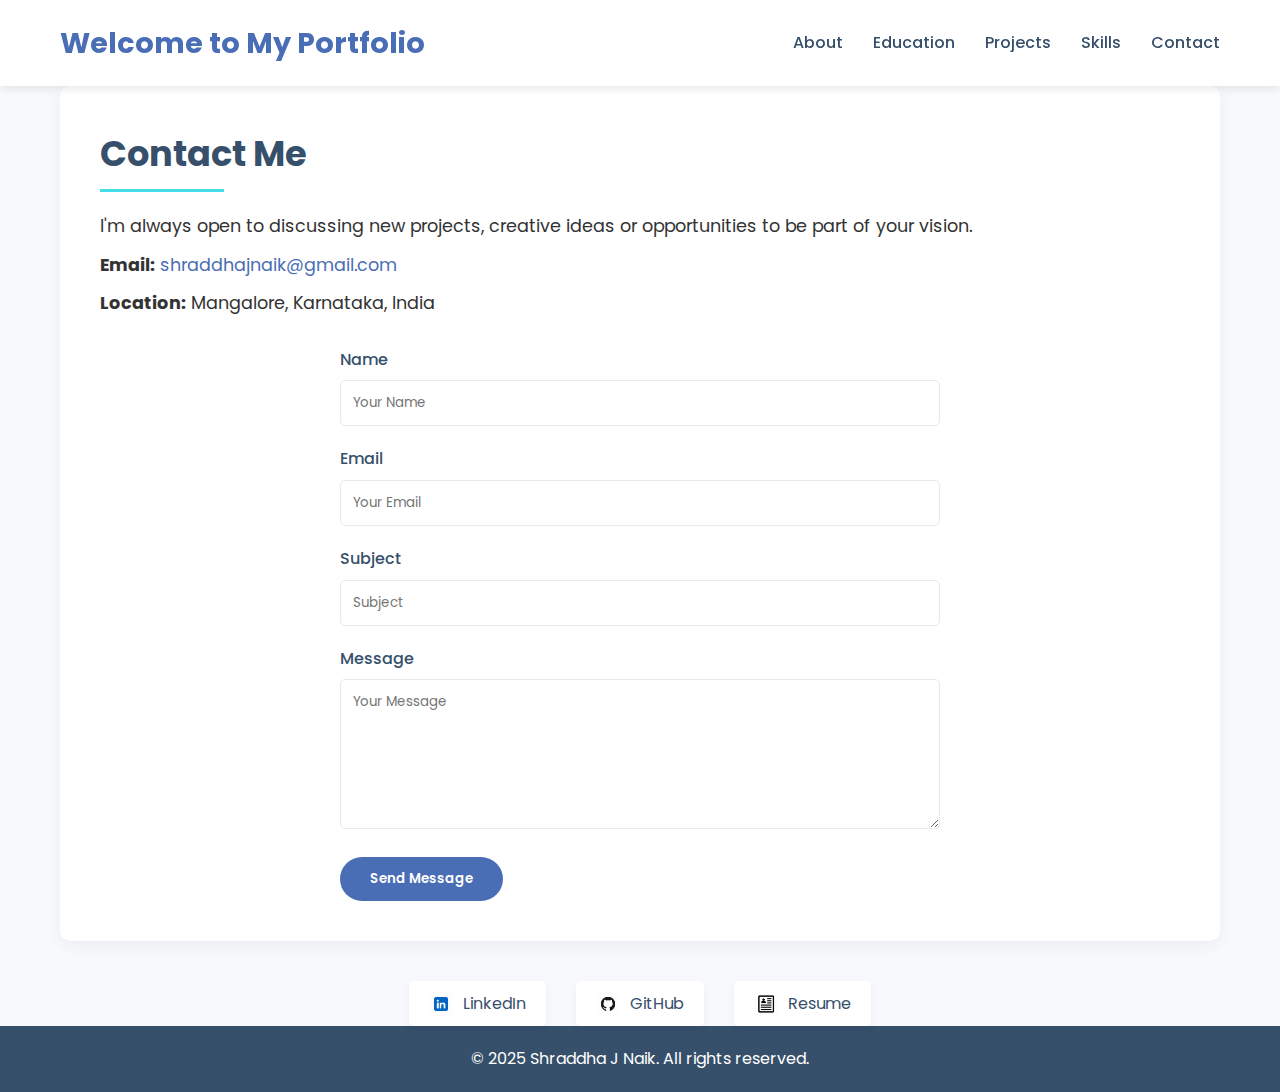
<file: portfolio/contact.html>
<!DOCTYPE html>
<html lang="en">
<head>
    <meta charset="UTF-8">
    <meta name="viewport" content="width=device-width, initial-scale=1.0">
    <meta name="description" content="Contact Shraddha J Naik">
    <meta name="keywords" content="Contact, Web Developer, Portfolio">
    <meta name="author" content="Shraddha J Naik">
    <title>Contact Me - My Portfolio</title>
    <link href="https://fonts.googleapis.com/css2?family=Poppins:wght@300;400;500;600;700&display=swap" rel="stylesheet">
    <style>
        /* Global Styles */
        * {
          margin: 0;
          padding: 0;
          box-sizing: border-box;
          font-family: 'Poppins', sans-serif;
        }
        
        :root {
          --primary-color: #4a6eb5;
          --secondary-color: #364f6b;
          --accent-color: #43dde6;
          --background-color: #f7f9fc;
          --text-color: #333;
          --light-gray: #eaeaea;
          --transition: all 0.3s ease;
        }
        
        body {
          background-color: var(--background-color);
          color: var(--text-color);
          line-height: 1.6;
        }
        
        /* Container */
        .container {
          max-width: 1200px;
          margin: 0 auto;
          padding: 0 20px;
        }
        
        /* Header and Navigation */
        header {
          background-color: white;
          box-shadow: 0 2px 10px rgba(0, 0, 0, 0.1);
          position: sticky;
          top: 0;
          z-index: 100;
          padding: 20px 0;
        }
        
        header .container {
          display: flex;
          justify-content: space-between;
          align-items: center;
        }
        
        header h1 {
          color: var(--primary-color);
          font-size: 1.8rem;
          font-weight: 700;
        }
        
        nav ul {
          display: flex;
          list-style: none;
          gap: 30px;
        }
        
        nav a {
          text-decoration: none;
          color: var(--secondary-color);
          font-weight: 500;
          transition: var(--transition);
          position: relative;
          padding-bottom: 5px;
        }
        
        nav a:hover {
          color: var(--primary-color);
        }
        
        nav a::after {
          content: '';
          position: absolute;
          bottom: 0;
          left: 0;
          width: 0;
          height: 2px;
          background-color: var(--accent-color);
          transition: var(--transition);
        }
        
        nav a:hover::after {
          width: 100%;
        }
        
        /* Main Content */
        main {
          padding: 60px 0;
        }
        
        /* Section Headings */
        section h2 {
          font-size: 2.2rem;
          color: var(--secondary-color);
          margin-bottom: 30px;
          position: relative;
          display: inline-block;
        }
        
        section h2::after {
          content: '';
          position: absolute;
          bottom: -10px;
          left: 0;
          width: 60%;
          height: 3px;
          background-color: var(--accent-color);
        }
        
        /* Contact Page Styles */
        .contact-section {
          background-color: white;
          padding: 40px;
          border-radius: 10px;
          box-shadow: 0 5px 15px rgba(0, 0, 0, 0.05);
          margin-bottom: 40px;
        }
        
        .contact-info {
          margin-bottom: 30px;
        }
        
        .contact-info p {
          margin-bottom: 10px;
          font-size: 1.1rem;
        }
        
        .contact-info a {
          color: var(--primary-color);
          text-decoration: none;
          transition: var(--transition);
        }
        
        .contact-info a:hover {
          text-decoration: underline;
        }
        
        /* Contact Form */
        #contact-form {
          max-width: 600px;
          margin: 0 auto;
        }
        
        .form-group {
          margin-bottom: 20px;
        }
        
        .form-group label {
          display: block;
          margin-bottom: 8px;
          font-weight: 500;
          color: var(--secondary-color);
        }
        
        .form-group input,
        .form-group textarea {
          width: 100%;
          padding: 12px;
          border: 1px solid var(--light-gray);
          border-radius: 5px;
          background-color: white;
          transition: var(--transition);
        }
        
        .form-group input:focus,
        .form-group textarea:focus {
          border-color: var(--primary-color);
          outline: none;
          box-shadow: 0 0 0 2px rgba(74, 110, 181, 0.2);
        }
        
        .form-group textarea {
          min-height: 150px;
          resize: vertical;
        }
        
        .btn {
          display: inline-block;
          background-color: var(--primary-color);
          color: white;
          padding: 12px 30px;
          border-radius: 30px;
          text-decoration: none;
          font-weight: 600;
          transition: var(--transition);
          border: none;
          cursor: pointer;
        }
        
        .btn:hover {
          background-color: var(--secondary-color);
          transform: translateY(-3px);
          box-shadow: 0 5px 10px rgba(0, 0, 0, 0.1);
        }
        
        /* Quick Links */
        .quick-links {
          display: flex;
          justify-content: center;
          gap: 30px;
          margin-top: 40px;
        }
        
        .quick-links a {
          display: flex;
          align-items: center;
          color: var(--secondary-color);
          text-decoration: none;
          padding: 10px 20px;
          border-radius: 5px;
          transition: var(--transition);
          background-color: white;
          box-shadow: 0 3px 10px rgba(0, 0, 0, 0.05);
        }
        
        .quick-links a:hover {
          background-color: var(--light-gray);
          transform: translateY(-3px);
        }
        
        .quick-links img {
          width: 24px;
          margin-right: 10px;
        }
        
        .quick-links .icon-placeholder {
          width: 24px;
          height: 24px;
          background-color: #e0e0e0;
          margin-right: 10px;
          display: flex;
          justify-content: center;
          align-items: center;
          font-size: 12px;
          color: #777;
          border-radius: 3px;
        }
        
        /* Footer */
        footer {
          background-color: var(--secondary-color);
          color: white;
          padding: 20px 0;
          text-align: center;
        }
        
        /* Responsive Design */
        @media (max-width: 900px) {
          nav ul {
            gap: 15px;
          }
        }
        
        @media (max-width: 600px) {
          header .container {
            flex-direction: column;
            gap: 15px;
          }
          
          nav ul {
            flex-wrap: wrap;
            justify-content: center;
          }
          
          .quick-links {
            flex-direction: column;
            align-items: center;
          }
        }
    </style>
</head>
<body>
    <header>
        <div class="container">
            <h1>Welcome to My Portfolio</h1>
            <nav>
                <ul>
                    <li><a href="index.html#about">About</a></li>
                    <li><a href="index.html#education">Education</a></li>
                    <li><a href="index.html#projects">Projects</a></li>
                    <li><a href="index.html#skills">Skills</a></li>
                    <li><a href="contact.html">Contact</a></li>
                </ul>
            </nav>
        </div>
    </header>
    
    <main class="container">
        <!-- Contact Section -->
        <section class="contact-section">
            <h2>Contact Me</h2>
            
            <div class="contact-info">
                <p>I'm always open to discussing new projects, creative ideas or opportunities to be part of your vision.</p>
                <p><strong>Email:</strong> <a href="mailto:shraddhajnaik@gmail.com">shraddhajnaik@gmail.com</a></p>
                <p><strong>Location:</strong> Mangalore, Karnataka, India</p>
            </div>
            
            <form id="contact-form">
                <div class="form-group">
                    <label for="name">Name</label>
                    <input type="text" id="name" name="name" placeholder="Your Name" required>
                </div>
                <div class="form-group">
                    <label for="email">Email</label>
                    <input type="email" id="email" name="email" placeholder="Your Email" required>
                </div>
                <div class="form-group">
                    <label for="subject">Subject</label>
                    <input type="text" id="subject" name="subject" placeholder="Subject" required>
                </div>
                <div class="form-group">
                    <label for="message">Message</label>
                    <textarea id="message" name="message" placeholder="Your Message" required></textarea>
                </div>
                <button type="submit" class="btn">Send Message</button>
            </form>
        </section>

        <!-- Quick Links -->
        <div class="quick-links">
            <a href="https://www.linkedin.com/in/shraddha-naik-717763228" target="_blank">
                <!-- Fallback for LinkedIn icon -->
                <img src="linkedin-icon.jpeg" alt="LinkedIn" onerror="this.style.display='none'; this.nextElementSibling.style.display='flex';">
                <div class="icon-placeholder" style="display: none;">Li</div>
                LinkedIn
            </a>
            <a href="https://github.com" target="_blank">
                <!-- Fallback for GitHub icon -->
                <img src="Github-icon.jpeg" alt="GitHub" onerror="this.style.display='none'; this.nextElementSibling.style.display='flex';">
                <div class="icon-placeholder" style="display: none;">Git</div>
                GitHub
            </a>
            <a href="#" class="resume-link">
                <!-- Fallback for Resume icon -->
                <img src="resume-icon.jpeg" alt="Resume" onerror="this.style.display='none'; this.nextElementSibling.style.display='flex';">
                <div class="icon-placeholder" style="display: none;">CV</div>
                Resume
            </a>
        </div>
    </main>
    
    <footer>
        <p>&copy; 2025 Shraddha J Naik. All rights reserved.</p>
    </footer>

    <script>
        // Handle form submission
        document.getElementById('contact-form').addEventListener('submit', function(e) {
            e.preventDefault();
            
            // Get form values
            const name = document.getElementById('name').value;
            const email = document.getElementById('email').value;
            const subject = document.getElementById('subject').value
</file>
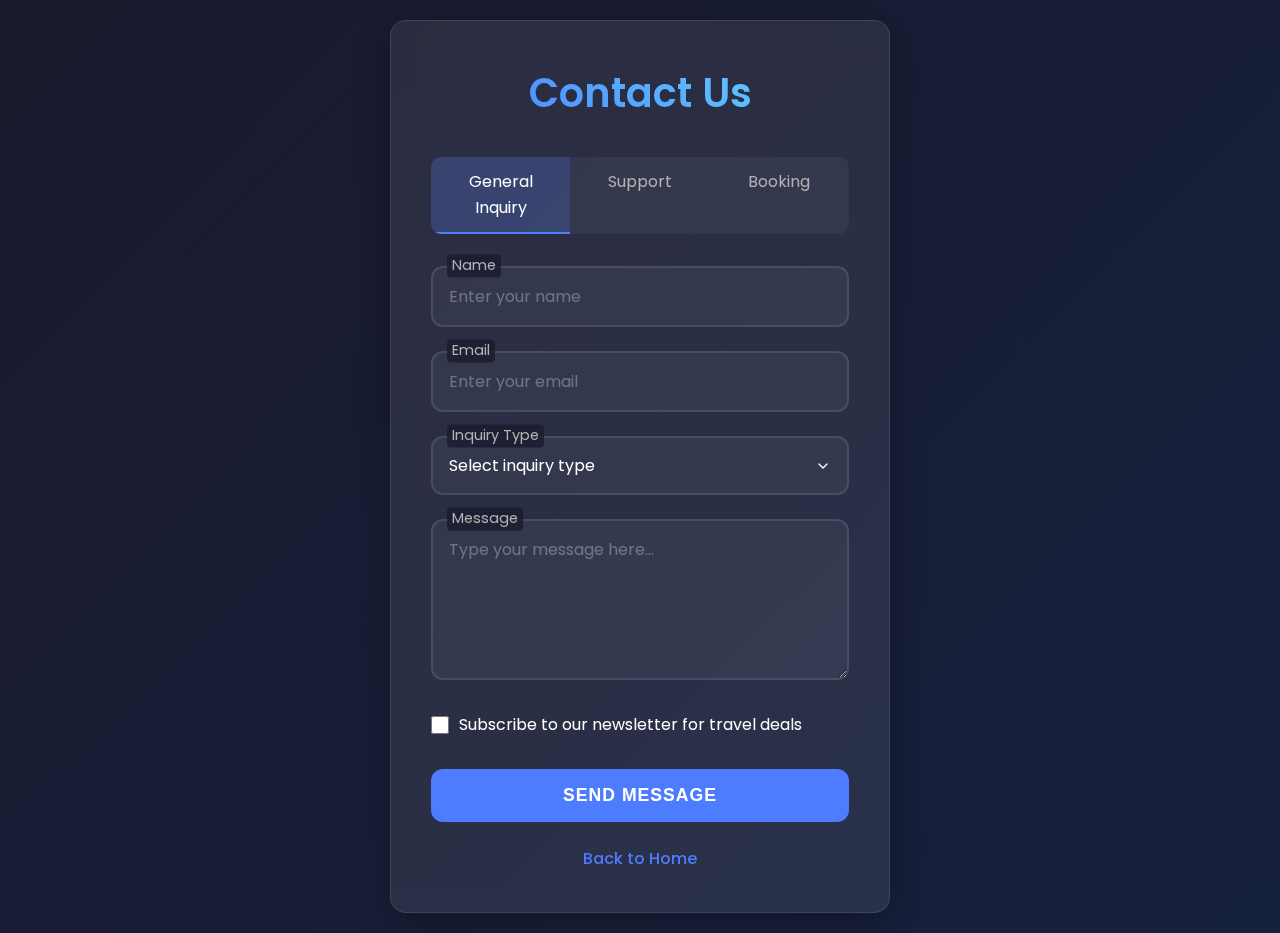
<file: travel_agency/contact.html>
<!DOCTYPE html>
<html lang="en">
<head>
    <meta charset="UTF-8">
    <meta name="viewport" content="width=device-width, initial-scale=1.0">
    <title>Contact Us - Explore World</title>
    <style>
        @import url('https://fonts.googleapis.com/css2?family=Poppins:wght@300;400;500;600;700&display=swap');

        :root {
            --primary-bg: linear-gradient(135deg, #1a1a2e, #16213e);
            --card-bg: rgba(255, 255, 255, 0.08);
            --accent-color: #4d7cfe;
            --hover-color: #3d63cc;
            --text-primary: #ffffff;
            --text-secondary: #b3b3b3;
            --border-radius: 16px;
            --transition: all 0.3s ease;
            --success-color: #00c853;
            --error-color: #f44336;
            --warning-color: #ff9800;
        }

        * {
            margin: 0;
            padding: 0;
            box-sizing: border-box;
        }

        body {
            font-family: 'Poppins', sans-serif;
            min-height: 100vh;
            background: var(--primary-bg);
            color: var(--text-primary);
            display: flex;
            justify-content: center;
            align-items: center;
            padding: 20px;
            line-height: 1.6;
        }

        .container {
            width: 100%;
            max-width: 500px;
            background: var(--card-bg);
            padding: 40px;
            border-radius: var(--border-radius);
            box-shadow: 0 8px 32px rgba(0, 0, 0, 0.3);
            backdrop-filter: blur(10px);
            border: 1px solid rgba(255, 255, 255, 0.1);
        }

        h2 {
            font-size: 2.5rem;
            font-weight: 600;
            margin-bottom: 2rem;
            text-align: center;
            background: linear-gradient(45deg, #4d7cfe, #62d9ff);
            -webkit-background-clip: text;
            -webkit-text-fill-color: transparent;
            position: relative;
        }

        .form-group {
            margin-bottom: 1.5rem;
            position: relative;
        }

        .form-group label {
            position: absolute;
            left: 16px;
            top: 0;
            padding: 0 5px;
            color: var(--text-secondary);
            font-size: 0.9rem;
            transform: translateY(-50%);
            background: rgba(26, 26, 46, 0.8);
            border-radius: 4px;
            transition: var(--transition);
        }

        input, textarea, select {
            width: 100%;
            padding: 16px;
            background: rgba(255, 255, 255, 0.05);
            border: 2px solid rgba(255, 255, 255, 0.1);
            border-radius: 12px;
            color: var(--text-primary);
            font-size: 1rem;
            font-family: 'Poppins', sans-serif;
            transition: var(--transition);
        }

        input:focus, textarea:focus, select:focus {
            outline: none;
            border-color: var(--accent-color);
            background: rgba(255, 255, 255, 0.08);
            box-shadow: 0 0 20px rgba(77, 124, 254, 0.2);
        }

        input::placeholder, textarea::placeholder, select::placeholder {
            color: rgba(255, 255, 255, 0.3);
        }

        textarea {
            resize: vertical;
            min-height: 120px;
        }

        select {
            appearance: none;
            background-image: url("data:image/svg+xml;charset=UTF-8,%3csvg xmlns='http://www.w3.org/2000/svg' viewBox='0 0 24 24' fill='none' stroke='white' stroke-width='2' stroke-linecap='round' stroke-linejoin='round'%3e%3cpolyline points='6 9 12 15 18 9'%3e%3c/polyline%3e%3c/svg%3e");
            background-repeat: no-repeat;
            background-position: right 16px center;
            background-size: 16px;
            padding-right: 40px;
        }

        select option {
            background-color: #1a1a2e;
            color: var(--text-primary);
        }

        button {
            width: 100%;
            padding: 16px;
            background: var(--accent-color);
            color: white;
            border: none;
            border-radius: 12px;
            font-size: 1.1rem;
            font-weight: 600;
            cursor: pointer;
            transition: var(--transition);
            text-transform: uppercase;
            letter-spacing: 1px;
            margin-top: 1rem;
        }

        button:hover {
            background: var(--hover-color);
            transform: translateY(-2px);
            box-shadow: 0 5px 15px rgba(77, 124, 254, 0.3);
        }

        button:active {
            transform: translateY(0);
        }

        .back-link {
            display: inline-block;
            margin-top: 1.5rem;
            color: var(--accent-color);
            text-decoration: none;
            font-weight: 500;
            transition: var(--transition);
            position: relative;
        }

        .back-link::after {
            content: '';
            position: absolute;
            width: 0;
            height: 2px;
            bottom: -4px;
            left: 0;
            background: var(--accent-color);
            transition: var(--transition);
        }

        .back-link:hover::after {
            width: 100%;
        }

        .back-link:hover {
            color: #62d9ff;
        }

        @media (max-width: 768px) {
            .container {
                padding: 30px 20px;
            }

            h2 {
                font-size: 2rem;
            }
        }

        /* Input focus animation */
        .form-group input:focus ~ label,
        .form-group textarea:focus ~ label,
        .form-group select:focus ~ label {
            color: var(--accent-color);
            transform: translateY(-50%) scale(0.9);
        }

        /* Success animation */
        button.success {
            background: var(--success-color);
        }

        /* Loading animation */
        @keyframes pulse {
            0% { transform: scale(1); }
            50% { transform: scale(0.98); }
            100% { transform: scale(1); }
        }

        button.loading {
            animation: pulse 1.5s infinite;
            pointer-events: none;
            opacity: 0.8;
        }

        /* Checkbox styling */
        .checkbox-group {
            display: flex;
            margin-bottom: 1rem;
            align-items: center;
        }

        .checkbox-group input[type="checkbox"] {
            width: auto;
            margin-right: 10px;
            height: 18px;
            width: 18px;
            cursor: pointer;
        }

        /* Radio button styling */
        .radio-group {
            margin-bottom: 1rem;
        }

        .radio-options {
            display: flex;
            flex-wrap: wrap;
            gap: 15px;
            margin-top: 10px;
        }

        .radio-option {
            display: flex;
            align-items: center;
            cursor: pointer;
        }

        .radio-option input[type="radio"] {
            width: auto;
            margin-right: 8px;
            height: 18px;
            width: 18px;
            cursor: pointer;
        }

        /* Filter tabs */
        .filter-tabs {
            display: flex;
            justify-content: space-between;
            margin-bottom: 2rem;
            border-radius: 10px;
            overflow: hidden;
            background: rgba(255, 255, 255, 0.05);
        }

        .filter-tab {
            flex: 1;
            padding: 12px;
            text-align: center;
            cursor: pointer;
            transition: var(--transition);
            color: var(--text-secondary);
            border-bottom: 2px solid transparent;
        }

        .filter-tab.active {
            background: rgba(77, 124, 254, 0.2);
            color: var(--text-primary);
            border-bottom: 2px solid var(--accent-color);
        }

        /* Form validation */
        .error-message {
            color: var(--error-color);
            font-size: 0.8rem;
            margin-top: 5px;
            display: none;
        }

        input.error, textarea.error, select.error {
            border-color: var(--error-color);
        }

        /* Filter content */
        .form-content {
            display: none;
        }

        .form-content.active {
            display: block;
        }

        /* Range slider */
        .range-container {
            margin-bottom: 1.5rem;
        }

        .range-container label {
            display: block;
            margin-bottom: 8px;
            color: var(--text-secondary);
        }

        .range-slider {
            -webkit-appearance: none;
            width: 100%;
            height: 6px;
            border-radius: 5px;
            background: rgba(255, 255, 255, 0.1);
            outline: none;
        }

        .range-slider::-webkit-slider-thumb {
            -webkit-appearance: none;
            appearance: none;
            width: 20px;
            height: 20px;
            border-radius: 50%;
            background: var(--accent-color);
            cursor: pointer;
        }

        .range-value {
            margin-top: 8px;
            text-align: center;
            color: var(--text-primary);
            font-weight: 500;
        }

        /* File upload */
        .file-upload {
            position: relative;
            margin-bottom: 1.5rem;
        }

        .file-upload input[type="file"] {
            position: absolute;
            left: 0;
            top: 0;
            opacity: 0;
            width: 100%;
            height: 100%;
            cursor: pointer;
        }

        .file-upload-label {
            display: flex;
            align-items: center;
            justify-content: center;
            padding: 16px;
            background: rgba(255, 255, 255, 0.05);
            border: 2px dashed rgba(255, 255, 255, 0.2);
            border-radius: 12px;
            color: var(--text-secondary);
            transition: var(--transition);
        }

        .file-upload:hover .file-upload-label {
            border-color: var(--accent-color);
            color: var(--text-primary);
        }

        .file-name {
            font-size: 0.9rem;
            margin-top: 8px;
            text-align: center;
            color: var(--text-secondary);
            word-break: break-all;
        }

        /* Notification */
        .notification {
            position: fixed;
            top: 20px;
            right: 20px;
            padding: 15px 20px;
            border-radius: 8px;
            color: white;
            font-weight: 500;
            transform: translateX(150%);
            transition: transform 0.3s ease;
            z-index: 1000;
            display: flex;
            align-items: center;
            box-shadow: 0 5px 15px rgba(0, 0, 0, 0.2);
        }

        .notification.success {
            background: var(--success-color);
        }

        .notification.error {
            background: var(--error-color);
        }

        .notification.warning {
            background: var(--warning-color);
        }

        .notification.show {
            transform: translateX(0);
        }

        .notification-icon {
            margin-right: 10px;
        }

        /* Tooltip */
        .tooltip {
            position: relative;
            display: inline-block;
            margin-left: 6px;
            cursor: help;
        }

        .tooltip-icon {
            display: inline-flex;
            justify-content: center;
            align-items: center;
            width: 18px;
            height: 18px;
            background: rgba(255, 255, 255, 0.1);
            border-radius: 50%;
            font-size: 12px;
            color: var(--text-secondary);
        }

        .tooltip-text {
            visibility: hidden;
            width: 200px;
            background-color: rgba(0, 0, 0, 0.8);
            color: #fff;
            text-align: center;
            border-radius: 6px;
            padding: 8px;
            position: absolute;
            z-index: 1;
            bottom: 125%;
            left: 50%;
            transform: translateX(-50%);
            opacity: 0;
            transition: opacity 0.3s;
            font-size: 0.8rem;
            pointer-events: none;
        }

        .tooltip:hover .tooltip-text {
            visibility: visible;
            opacity: 1;
        }

        /* Additional fields container */
        .additional-fields {
            display: none;
            margin-top: 1.5rem;
            padding-top: 1.5rem;
            border-top: 1px solid rgba(255, 255, 255, 0.1);
        }

        .additional-fields.show {
            display: block;
        }
    </style>
</head>
<body>
    <div class="container">
        <h2>Contact Us</h2>
        
        <div class="filter-tabs">
            <div class="filter-tab active" data-tab="general">General Inquiry</div>
            <div class="filter-tab" data-tab="support">Support</div>
            <div class="filter-tab" data-tab="booking">Booking</div>
        </div>
        
        <form id="contactForm" action="index2.html" method="get" novalidate>
            <!-- General Inquiry Form -->
            <div class="form-content active" id="general-content">
                <div class="form-group">
                    <input type="text" id="name" name="name" placeholder="Enter your name" required>
                    <label for="name">Name</label>
                    <div class="error-message" id="name-error">Please enter your name</div>
                </div>
                
                <div class="form-group">
                    <input type="email" id="email" name="email" placeholder="Enter your email" required>
                    <label for="email">Email</label>
                    <div class="error-message" id="email-error">Please enter a valid email address</div>
                </div>
                
                <div class="form-group">
                    <select id="inquiry-type" name="inquiry-type" required>
                        <option value="" selected disabled>Select inquiry type</option>
                        <option value="destination">Destination Information</option>
                        <option value="package">Package Details</option>
                        <option value="pricing">Pricing & Payments</option>
                        <option value="other">Other</option>
                    </select>
                    <label for="inquiry-type">Inquiry Type</label>
                </div>
                
                <div class="form-group">
                    <textarea id="message" name="message" placeholder="Type your message here..." rows="5" required></textarea>
                    <label for="message">Message</label>
                    <div class="error-message" id="message-error">Please enter your message</div>
                </div>
                
                <div class="checkbox-group">
                    <input type="checkbox" id="newsletter" name="newsletter">
                    <label for="newsletter">Subscribe to our newsletter for travel deals</label>
                </div>
            </div>
            
            <!-- Support Form -->
            <div class="form-content" id="support-content">
                <div class="form-group">
                    <input type="text" id="support-name" name="support-name" placeholder="Enter your name" required>
                    <label for="support-name">Name</label>
                </div>
                
                <div class="form-group">
                    <input type="email" id="support-email" name="support-email" placeholder="Enter your email" required>
                    <label for="support-email">Email</label>
                </div>
                
                <div class="form-group">
                    <input type="text" id="booking-ref" name="booking-ref" placeholder="Enter your booking reference">
                    <label for="booking-ref">Booking Reference (if applicable)</label>
                </div>
                
                <div class="form-group">
                    <select id="issue-type" name="issue-type" required>
                        <option value="" selected disabled>Select issue type</option>
                        <option value="booking-changes">Booking Changes</option>
                        <option value="cancellation">Cancellation Request</option>
                        <option value="payment-issue">Payment Issue</option>
                        <option value="travel-documents">Travel Documents</option>
                        <option value="other">Other</option>
                    </select>
                    <label for="issue-type">Issue Type</label>
                </div>
                
                <div class="range-container">
                    <label for="urgency">Urgency Level:</label>
                    <input type="range" id="urgency" name="urgency" min="1" max="5" value="3" class="range-slider">
                    <div class="range-value" id="urgency-value">Medium (3/5)</div>
                </div>
                
                <div class="form-group">
                    <textarea id="support-message" name="support-message" placeholder="Describe your issue in detail..." rows="5" required></textarea>
                    <label for="support-message">Issue Details</label>
                </div>
                
                <div class="file-upload">
                    <input type="file" id="support-attachment" name="support-attachment" accept=".jpg,.jpeg,.png,.pdf">
                    <div class="file-upload-label">
                        <span>Upload supporting documents (optional)</span>
                    </div>
                    <div class="file-name" id="file-name"></div>
                </div>
            </div>
            
            <!-- Booking Form -->
            <div class="form-content" id="booking-content">
                <div class="form-group">
                    <input type="text" id="booking-name" name="booking-name" placeholder="Enter your name" required>
                    <label for="booking-name">Name</label>
                </div>
                
                <div class="form-group">
                    <input type="email" id="booking-email" name="booking-email" placeholder="Enter your email" required>
                    <label for="booking-email">Email</label>
                </div>
                
                <div class="form-group">
                    <input type="tel" id="phone" name="phone" placeholder="Enter your phone number" required>
                    <label for="phone">Phone Number</label>
                </div>
                
                <div class="form-group">
                    <select id="destination" name="destination" required>
                        <option value="" selected disabled>Select destination</option>
                        <option value="ooty">Ooty, Tamil Nadu</option>
                        <option value="coorg">Coorg, Karnataka</option>
                        <option value="goa">Goa</option>
                        <option value="kerala">Kerala Backwaters</option>
                        <option value="andaman">Andaman Islands</option>
                        <option value="ladakh">Ladakh</option>
                        <option value="other">Other</option>
                    </select>
                    <label for="destination">Destination</label>
                </div>
                
                <div class="form-group">
                    <input type="text" id="other-destination" name="other-destination" placeholder="Enter destination" style="display: none;">
                    <label for="other-destination">Other Destination</label>
                </div>
                
                <div class="form-group">
                    <input type="number" id="travelers" name="travelers" placeholder="Number of travelers" min="1" max="20" required>
                    <label for="travelers">Number of Travelers</label>
                </div>
                
                <div class="radio-group">
                    <label>Preferred Accommodation:</label>
                    <div class="radio-options">
                        <label class="radio-option">
                            <input type="radio" name="accommodation" value="budget" required> Budget
                        </label>
                        <label class="radio-option">
                            <input type="radio" name="accommodation" value="standard" required> Standard
                        </label>
                        <label class="radio-option">
                            <input type="radio" name="accommodation" value="premium" required> Premium
                        </label>
                        <label class="radio-option">
                            <input type="radio" name="accommodation" value="luxury" required> Luxury
                        </label>
                    </div>
                </div>
                
                <div class="form-group">
                    <input type="date" id="travel-date" name="travel-date" required min="">
                    <label for="travel-date">Preferred Travel Date</label>
                </div>
                
                <div class="form-group">
                    <textarea id="special-requests" name="special-requests" placeholder="Any special requests or preferences..." rows="5"></textarea>
                    <label for="special-requests">Special Requests</label>
                </div>
                
                <div class="checkbox-group">
                    <input type="checkbox" id="show-activities" name="show-activities">
                    <label for="show-activities">I'm interested in activities and excursions</label>
                </div>
                
                <div class="additional-fields" id="activities-fields">
                    <div class="form-group">
                        <select id="activity-type" name="activity-type" multiple>
                            <option value="adventure">Adventure Activities</option>
                            <option value="cultural">Cultural Experiences</option>
                            <option value="nature">Nature & Wildlife</option>
                            <option value="water">Water Sports</option>
                            <option value="food">Food & Culinary</option>
                            <option value="wellness">Wellness & Spa</option>
                        </select>
                        <label for="activity-type">Activity Types (Hold Ctrl/Cmd to select multiple)</label>
                    </div>
                </div>
            </div>
            
            <button type="submit" id="submitButton">Send Message</button>
        </form>
        
        <div style="text-align: center;">
            <a href="index2.html" class="back-link">Back to Home</a>
        </div>
    </div>
    
    <div class="notification" id="notification">
        <span class="notification-icon">✓</span>
        <span class="notification-message">Message sent successfully!</span>
    </div>
    
    <script>
        // Set minimum date to today for date input
        const travelDateInput = document.getElementById('travel-date');
        if (travelDateInput) {
            const today = new Date();
            const formattedDate = today.toISOString().split('T')[0];
            travelDateInput.setAttribute('min', formattedDate);
        }
        
        // Tab switching
        const tabs = document.querySelectorAll('.filter-tab');
        tabs.forEach(tab => {
            tab.addEventListener('click', function() {
                // Remove active class from all tabs and content
                document.querySelectorAll('.filter-tab').forEach(t => t.classList.remove('active'));
                document.querySelectorAll('.form-content').forEach(c => c.classList.remove('active'));
                
                // Add active class to clicked tab and corresponding content
                this.classList.add('active');
                const tabId = this.getAttribute('data-tab');
                document.getElementById(`${tabId}-content`).classList.add('active');
            });
        });
        
        // Range slider value display
        const urgencySlider = document.getElementById('urgency');
        const urgencyValue = document.getElementById('urgency-value');
        
        if (urgencySlider && urgencyValue) {
            urgencySlider.addEventListener('input', function() {
                const value = this.value;
                let urgencyText = '';
                
                switch(value) {
                    case '1':
                        urgencyText = 'Very Low';
                        break;
                    case '2':
                        urgencyText = 'Low';
                        break;
                    case '3':
                        urgencyText = 'Medium';
                        break;
                    case '4':
                        urgencyText = 'High';
                        break;
                    case '5':
                        urgencyText = 'Very High';
                        break;
                }
                
                urgencyValue.textContent = `${urgencyText} (${value}/5)`;
            });
        }
        
        // File upload handling
        const fileInput = document.getElementById('support-attachment');
        const fileName = document.getElementById('file-name');
        
        if (fileInput && fileName) {
            fileInput.addEventListener('change', function() {
                if (this.files.length > 0) {
                    fileName.textContent = this.files[0].name;
                } else {
                    fileName.textContent = '';
                }
            });
        }
        
        // Show/hide additional fields based on checkbox
        const activitiesCheckbox = document.getElementById('show-activities');
        const activitiesFields = document.getElementById('activities-fields');
        
        if (activitiesCheckbox && activitiesFields) {
            activitiesCheckbox.addEventListener('change', function() {
                if (this.checked) {
                    activitiesFields.classList.add('show');
                } else {
                    activitiesFields.classList.remove('show');
                }
            });
        }
        
        // Show/hide 'Other Destination' field
        const destinationSelect = document.getElementById('destination');
        const otherDestinationInput = document.getElementById('other-destination');
        
        if (destinationSelect && otherDestinationInput) {
            destinationSelect.addEventListener('change', function() {
                if (this.value === 'other') {
                    otherDestinationInput.style.display = 'block';
                    otherDestinationInput.setAttribute('required', 'required');
                } else {
                    otherDestinationInput.style.display = 'none';
                    otherDestinationInput.removeAttribute('required');
                }
            });
        }
        
        // Form validation and submission
        const contactForm = document.getElementById('contactForm');
        const submitButton = document.getElementById('submitButton');
        const notification = document.getElementById('notification');
        
        if (contactForm) {
            contactForm.addEventListener('submit', function(e) {
                e.preventDefault();
                
                // Get active form content
                const activeContent = document.querySelector('.form-content.active');
                const formId = activeContent.id;
                
                // Basic validation
                let isValid = true;
                
                // Validate general form
                if (formId === 'general-content') {
                    const name = document.getElementById('name');
                    const email = document.getElementById('email');
                    const message = document.getElementById('message');
                    const nameError = document.getElementById('name-error');
                    const emailError = document.getElementById('email-error');
                    const messageError = document.getElementById('message-error');
                    
                    // Reset errors
                    name.classList.remove('error');
                    email.classList.remove('error');
                    message.classList.remove('error');
                    nameError.style.display = 'none';
                    emailError.style.display = 'none';
                    messageError.style.display = 'none';
                    
                    // Validate name
                    if (!name.value.trim()) {
                        name.classList.add('error');
                        nameError.style.display = 'block';
                        isValid = false;
                    }
                    
                    // Validate email
                    const emailRegex = /^[^\s@]+@[^\s@]+\.[^\s@]+$/;
                    if (!emailRegex.test(email.value.trim())) {
                        email.classList.add('error');
                        emailError.style.display = 'block';
                        isValid = false;
                    }
                    
                    // Validate message
                    if (!message.value.trim()) {
                        message.classList.add('error');
                        messageError.style.display = 'block';
                        isValid = false;
                    }
                }
                
                // If valid, simulate form submission
                if (isValid) {
                    // Show loading state
                    submitButton.classList.add('loading');
                    submitButton.innerText = 'Sending...';
                    
                    // Simulate API request
                    setTimeout(function() {
                        // Show success state
                        submitButton.classList.remove('loading');
                        submitButton.classList.add('success');
                        submitButton.innerText = 'Message Sent!';
                        
                        // Show notification
                        notification.classList.add('success');
                        notification.classList.add('show');
                        document.querySelector('.notification-message').textContent = 'Message sent successfully!';
                        
                        // Hide notification after 3 seconds
                        setTimeout(function() {
                            notification.classList.remove('show');
                            
                            // Reset form after 1 second
                            setTimeout(function() {
                                contactForm.reset();
                                submitButton.classList.remove('success');
                                submitButton.innerText = 'Send Message';
                                
                                // Hide any conditionally shown fields
                                if (activitiesFields) activitiesFields.classList.remove('show');
                                if (otherDestinationInput) otherDestinationInput.style.display = 'none';
                                if (fileName) fileName.textContent = '';
                                
                                // Redirect to home page
                                // window.location.href = 'index2.html';
                            }, 1000);
                        }, 3000);
                    }, 1500);
                }
            });
        }
    </script>
</body>
</html>
</file>
